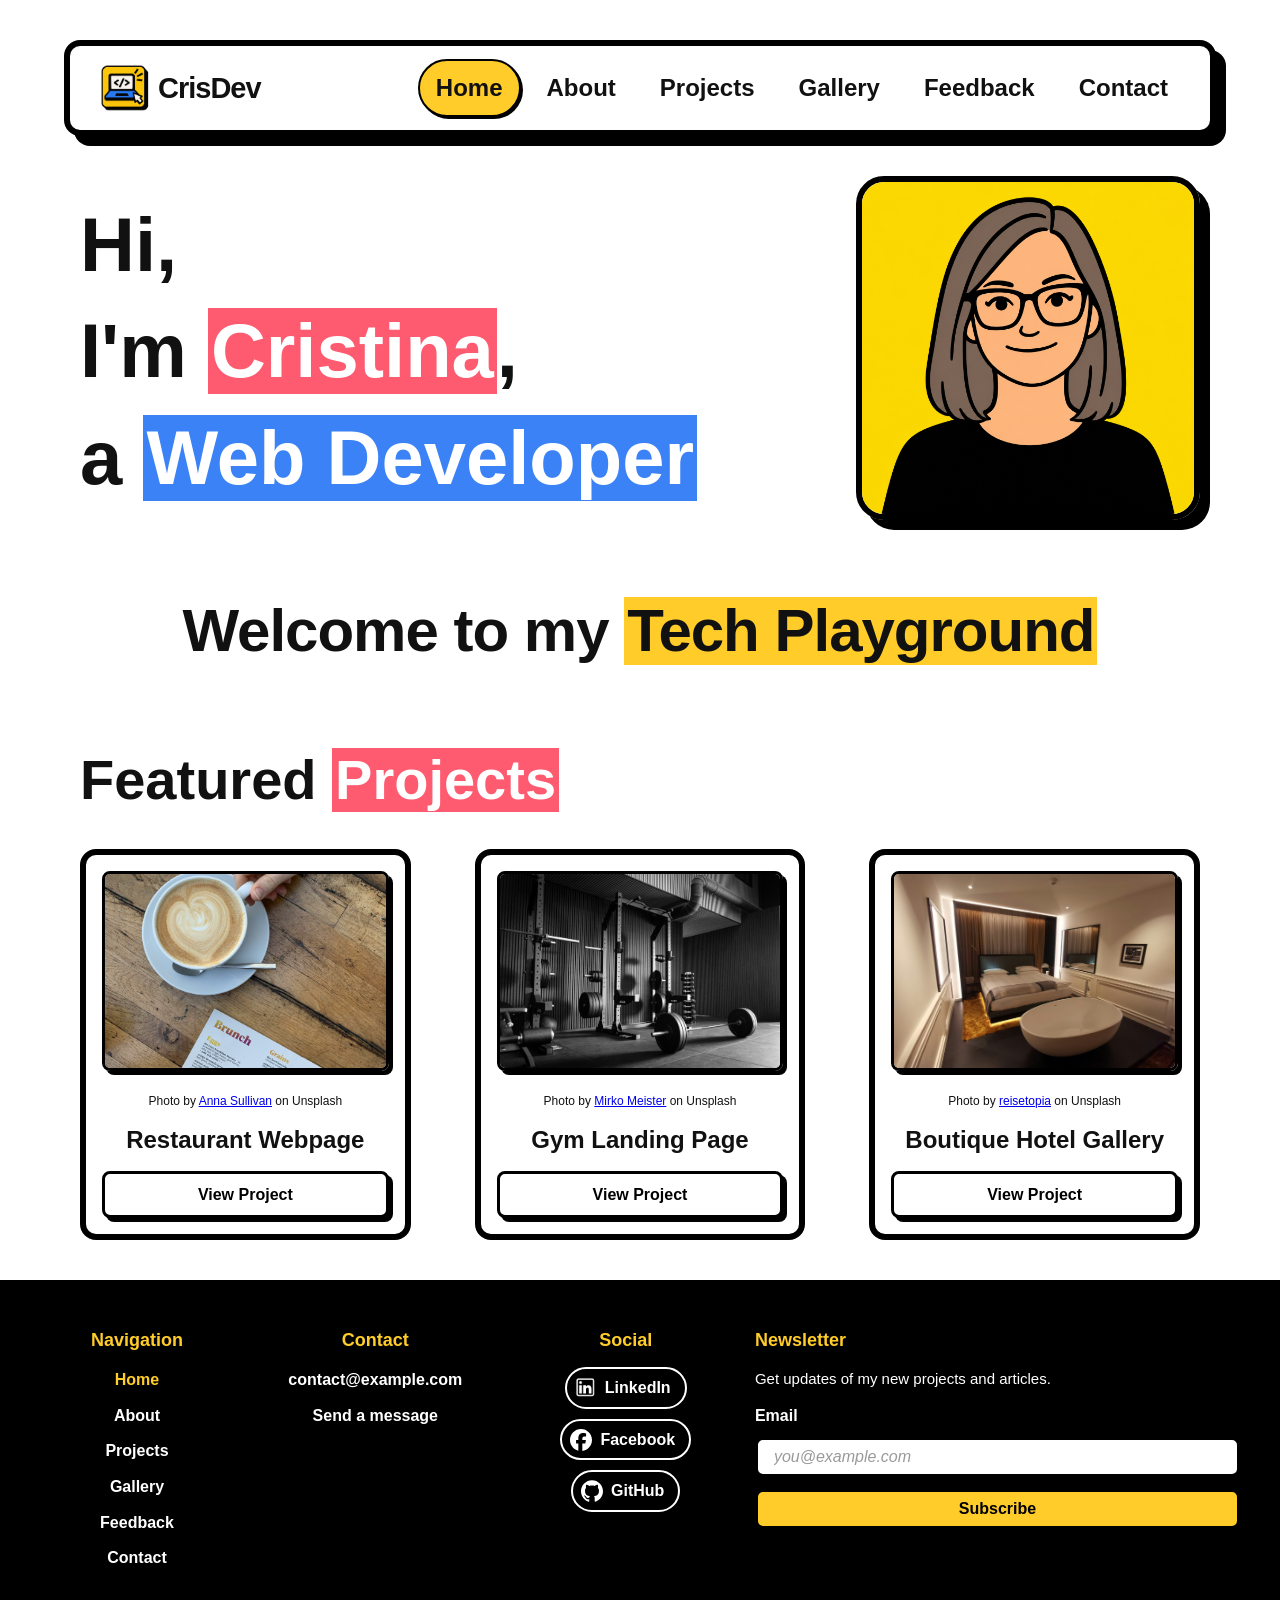
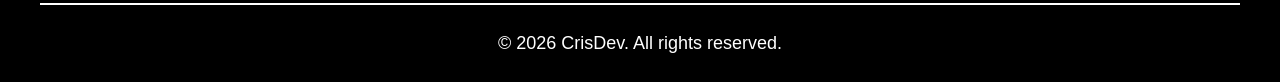
<file: index.html>
<!DOCTYPE html>
<html lang="en">
<head>
    <meta charset="UTF-8">
    <meta name="viewport" content="width=device-width, initial-scale=1.0">
    <title>CrisDev - Home</title>
    <link rel="icon" href="images/logo_img.png" type="image/png">
    <link rel="stylesheet" href="styles.css">
</head>
<body>

    <!-- Header Section -->
    <header class="site-header bold-box">
        <a href="index.html" class="logo">
            <img src="images/logo_img.png" alt="CrisDev">
            <span class="logo-text">CrisDev</span>
        </a>
        <button type="button" class="menu-toggle" id="menu-toggle" aria-expanded="false" aria-controls="main-nav" aria-label="Open menu">
            <span class="menu-toggle-bar" aria-hidden="true"></span>
            <span class="menu-toggle-bar" aria-hidden="true"></span>
            <span class="menu-toggle-bar" aria-hidden="true"></span>
        </button>
        <nav class="main-nav" id="main-nav" aria-label="Main navigation">
            <a href="index.html" class="active" aria-current="page">Home</a>
            <a href="about.html">About</a>
            <a href="projects.html">Projects</a>
            <a href="gallery.html">Gallery</a>
            <a href="feedback.html">Feedback</a>
            <a href="contact.html">Contact</a>
        </nav>
    </header>

    <!-- Main Content Area -->
    <main class="container index">
        <section class="hero">
            <div class="hero-text">
                <h1>Hi, <br class="hero-break-desktop">I'm <span class="highlight highlight-pink">Cristina</span>,
                <br>a <span class="highlight highlight-blue">Web Developer </span></h1>
            </div>
            <div class="hero-image">
                <img src="images/portfolio_image.png" alt="Portrait of Cristina" class="featured-img bold-box">
            </div>
        </section>
        <section class="hero-subtitle">
            <h2>Welcome to my <span class="highlight highlight-yellow">Tech Playground</span></h2>
        </section>

        <!-- Featured projects -->
        <section class="projects-section">
            <h3>Featured <span class="highlight highlight-pink">Projects</span></h3>
            <div class="grid-3x3">
                <!-- Project 1: Restaurant Webpage -->
                <article class="card project-card">
                    <figure class="project-img">
                        <img src="images/restaurant-unsplash.jpg" alt="A cup of coffee and a menu on a wooden table">
                        <figcaption class="photo-caption">Photo by <a href="https://unsplash.com/@aesullivan2010" target="_blank" rel="noopener noreferrer">Anna Sullivan</a> on Unsplash</figcaption>
                    </figure>
                    <div class="project-card-text">
                        <h5>Restaurant Webpage</h5>
                    </div>
                    <a href="projects.html#project-1" class="btn btn-dark">View Project</a>
                </article>

                <!-- Project 2: Gym Landing Page -->
                <article class="card project-card">
                    <figure class="project-img">
                        <img src="images/gym-unsplash.jpg" alt="Dumbbells and fitness equipment in a modern gym">
                        <figcaption class="photo-caption">Photo by <a href="https://unsplash.com/@stillsbymirko" target="_blank" rel="noopener noreferrer">Mirko Meister</a> on Unsplash</figcaption>
                    </figure>
                    <div class="project-card-text">
                        <h5>Gym Landing Page</h5>
                    </div>
                    <a href="projects.html#project-2" class="btn btn-dark">View Project</a>
                </article>

                <!-- Project 3: Boutique Hotel Gallery -->
                <article class="card project-card">
                    <figure class="project-img">
                        <img src="images/hotel-unsplash.jpg" alt="A bright, modern boutique hotel bedroom with a bathtub">
                        <figcaption class="photo-caption">Photo by <a href="https://unsplash.com/@reisetopia" target="_blank" rel="noopener noreferrer">reisetopia</a> on Unsplash</figcaption>
                    </figure>
                    <div class="project-card-text">
                        <h5>Boutique Hotel Gallery</h5>
                    </div>
                    <a href="projects.html#project-3" class="btn btn-dark">View Project</a>
                </article>
            </div>
        </section>
    </main>

    <!-- Footer -->
    <footer>
        <div class="footer-inner">
            <nav class="footer-nav" aria-label="Footer">
                <p class="newsletter-heading">Navigation</p>
                <ul>
                    <li><a href="index.html" class="active" aria-current="page">Home</a></li>
                    <li><a href="about.html">About</a></li>
                    <li><a href="projects.html">Projects</a></li>
                    <li><a href="gallery.html">Gallery</a></li>
                    <li><a href="feedback.html">Feedback</a></li>
                    <li><a href="contact.html">Contact</a></li>
                </ul>
            </nav>
            <div class="footer-contact">
                <p class="newsletter-heading">Contact</p>
                <ul>
                    <li><a href="mailto:contact@example.com">contact@example.com</a></li>
                    <li><a href="contact.html">Send a message</a></li>
                </ul>
            </div>
            <div class="footer-social">
                <p class="newsletter-heading">Social</p>
                <ul class="social-links">
                    <li>
                        <a href="https://www.linkedin.com" target="_blank" rel="noopener noreferrer">
                            <img src="images/linkedin.png" alt="LinkedIn logo">
                            LinkedIn
                        </a>
                    </li>
                    <li>
                        <a href="https://www.facebook.com" target="_blank" rel="noopener noreferrer">
                            <img src="images/facebook.svg" alt="Facebook logo">
                            Facebook
                        </a>
                    </li>
                    <li>
                        <a href="https://github.com/crismosdev" target="_blank" rel="noopener noreferrer">
                            <img src="images/github.svg" alt="Github logo">
                            GitHub
                        </a>
                    </li>
                </ul>
            </div>
            <div class="footer-newsletter">
                <p class="newsletter-heading">Newsletter</p>
                <form class="newsletter-form" action="#" method="post">
                    <p class="newsletter-lead">Get updates of my new projects and articles.</p>
                    <div class="form-group">
                        <label for="newsletter-email">Email</label>
                        <input type="email" id="newsletter-email" name="email" placeholder="you@example.com" required autocomplete="email">
                    </div>
                    <button type="submit" class="btn">Subscribe</button>
                </form>
            </div>
        </div>
        <p class="footer-copyright">&copy; 2026 CrisDev. All rights reserved.</p>
    </footer>
    <script src="js/nav.js"></script>
</body>
</html>
</file>
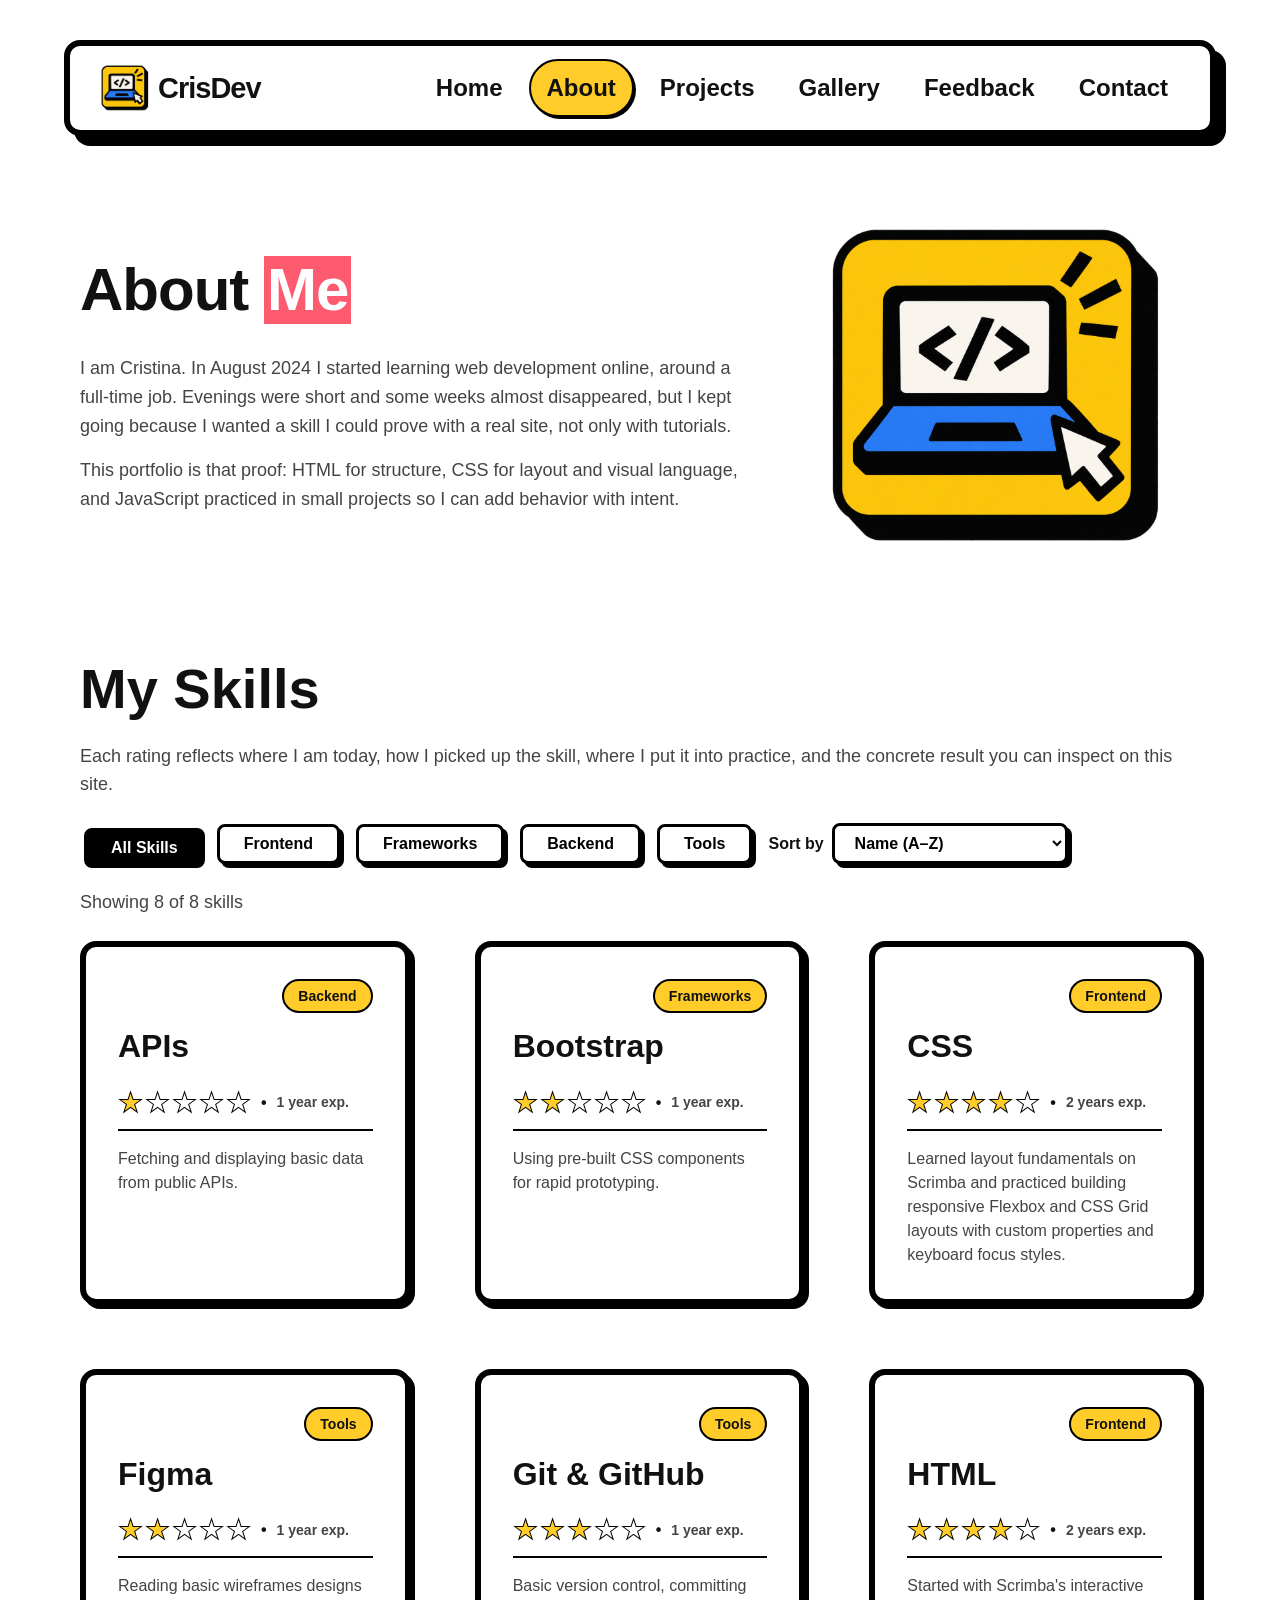
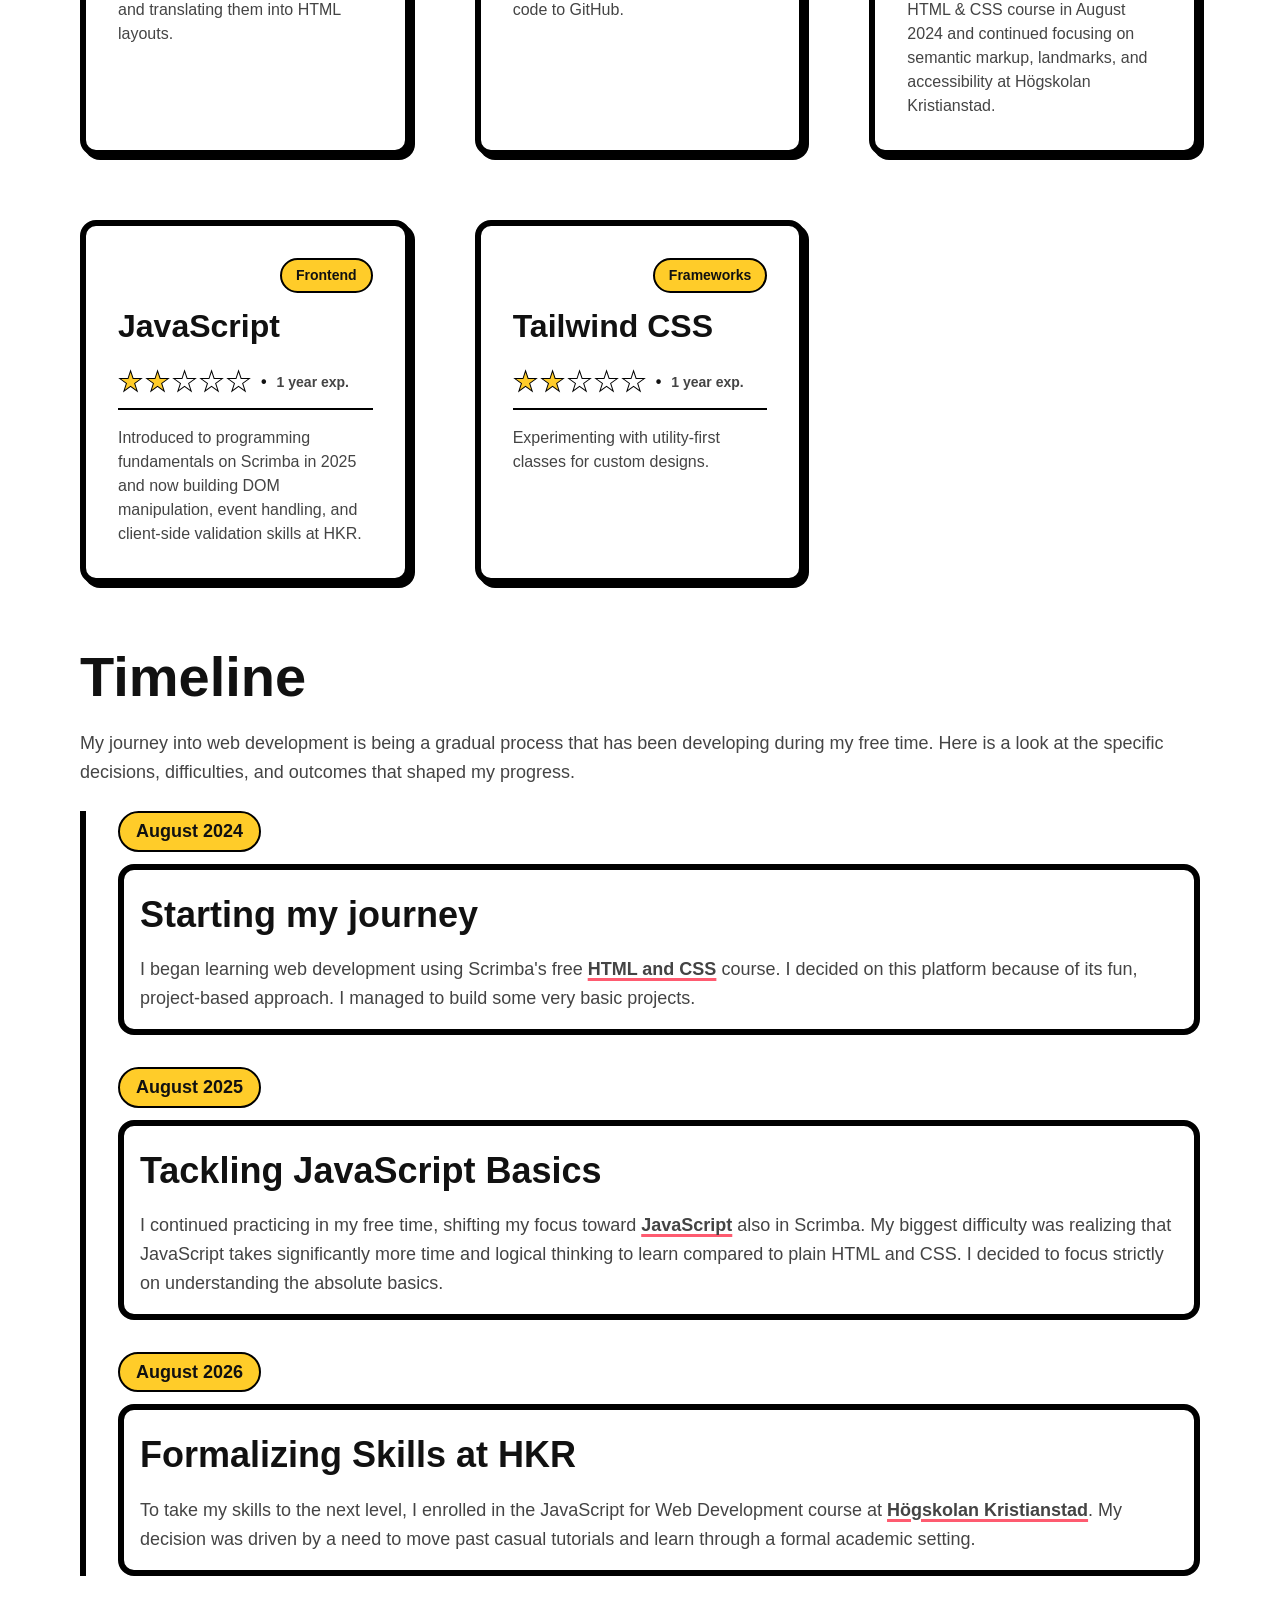
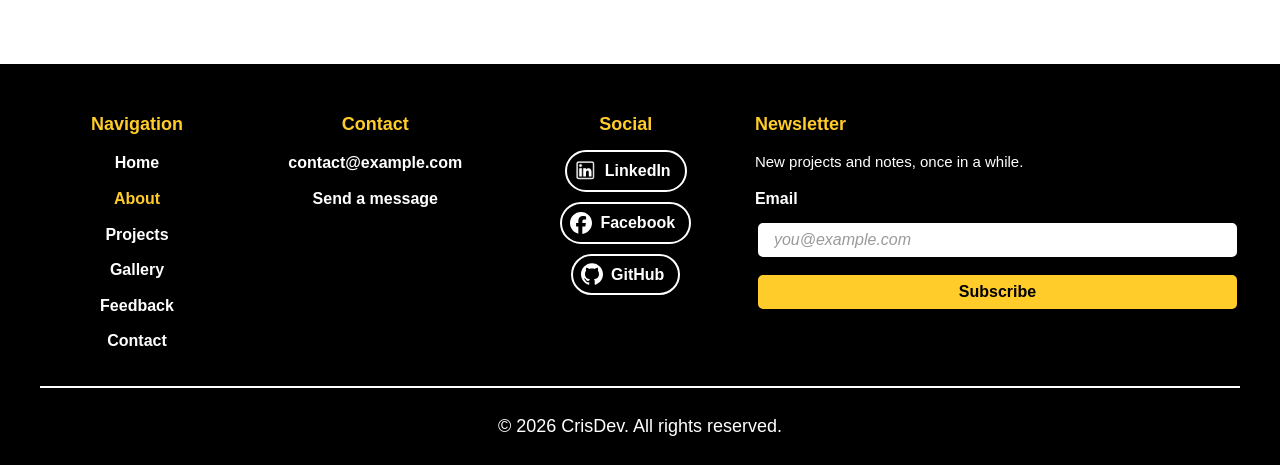
<file: about.html>
<!DOCTYPE html>
<html lang="en">
<head>
    <meta charset="UTF-8">
    <meta name="viewport" content="width=device-width, initial-scale=1.0">
    <title>CrisDev - About</title>
    <link rel="icon" href="images/logo_img.png" type="image/png">
    <link rel="stylesheet" href="styles.css">
</head>
<body>

    <!-- Header Section -->
    <header class="site-header bold-box">
        <a href="index.html" class="logo">
            <img src="images/logo_img.png" alt="CrisDev">
            <span class="logo-text">CrisDev</span>
        </a>
        <button type="button" class="menu-toggle" id="menu-toggle" aria-expanded="false" aria-controls="main-nav" aria-label="Open menu">
            <span class="menu-toggle-bar" aria-hidden="true"></span>
            <span class="menu-toggle-bar" aria-hidden="true"></span>
            <span class="menu-toggle-bar" aria-hidden="true"></span>
        </button>
        <nav class="main-nav" id="main-nav aria-label="Main navigation">
            <a href="index.html">Home</a>
            <a href="about.html" class="active" aria-current="page">About</a>
            <a href="projects.html">Projects</a>
            <a href="gallery.html">Gallery</a>
            <a href="feedback.html">Feedback</a>
            <a href="contact.html">Contact</a>
        </nav>
    </header>

    <main class="container">
        <section class="about-intro">
            <div class="about-intro-text">
                <h2>About <span class="highlight highlight-pink">Me</span></h2>
                <p>I am Cristina. In August 2024 I started learning web development online, around a full-time job. Evenings were short and some weeks almost disappeared, but I kept going because I wanted a skill I could prove with a real site, not only with tutorials.</p>
                <p>This portfolio is that proof: HTML for structure, CSS for layout and visual language, and JavaScript practiced in small projects so I can add behavior with intent.</p>
            </div>
            <div class="about-photo">
                <img src="images/logo_img.png" alt="CrisDev logo" class="about-photo-logo">
            </div>
        </section>


        <section id="dynamic-skills" class="skills-story">
            <h3>My Skills</h3>
            <p>Each rating reflects where I am today, how I picked up the skill, where I put it into practice, and the concrete result you can inspect on this site.</p>
            <div id="skills-controls" class="skills-controls">
                <button type="button" class="btn active" data-category="all" aria-pressed="true">All Skills</button>
                <button type="button" class="btn" data-category="Frontend" aria-pressed="false">Frontend</button>
                <button type="button" class="btn" data-category="Frameworks" aria-pressed="false">Frameworks</button>
                <button type="button" class="btn" data-category="Backend" aria-pressed="false">Backend</button>
                <button type="button" class="btn" data-category="Tools" aria-pressed="false">Tools</button>
                <div class="skills-sort">
                    <label for="sort-select">Sort by</label>
                    <select id="sort-select">
                        <option value="name">Name (A–Z)</option>
                        <option value="proficiency">Proficiency (High–Low)</option>
                        <option value="experience">Experience (Low-High)</option>
                    </select>
                </div>
            </div>
            <p id="skills-counter" class="skills-counter" aria-live="polite"></p>
            <div id="skills-grid" class="grid-3x3">
               <!-- Skills will be rendered here -->
            </div>
        </section>

        <section class="experience-timeline">
            <h3>Timeline</h3>
            <p>My journey into web development is being a gradual process that has been developing during my free time. Here is a look at the specific decisions, difficulties, and outcomes that shaped my progress.</p>

            <ol class="timeline">
                <li class="timeline-item">
                    <p class="timeline-year"><time datetime="2024-08">August 2024</time></p>
                    <div class="card timeline-card">
                        <h4>Starting my journey</h4>
                        <p>I began learning web development using Scrimba's free <a href="https://scrimba.com/learn-html-and-css-c0p" target="_blank" rel="noopener noreferrer">HTML and CSS</a> course. I decided on this platform because of its fun, project-based approach. I managed to build some very basic projects.</p>
                    </div>
                </li>

                <li class="timeline-item">
                    <p class="timeline-year"><time datetime="2025-08">August 2025</time></p>
                    <div class="card timeline-card">
                        <h4>Tackling JavaScript Basics</h4>
                        <p>I continued practicing in my free time, shifting my focus toward <a href="https://scrimba.com/learn-javascript-c0v" target="_blank" rel="noopener noreferrer">JavaScript</a> also in Scrimba. My biggest difficulty was realizing that JavaScript takes significantly more time and logical thinking to learn compared to plain HTML and CSS. I decided to focus strictly on understanding the absolute basics.</p>
                    </div>
                </li>

                <li class="timeline-item">
                    <p class="timeline-year"><time datetime="2026-08">August 2026</time></p>
                    <div class="card timeline-card">
                        <h4>Formalizing Skills at HKR</h4>
                        <p>To take my skills to the next level, I enrolled in the JavaScript for Web Development course at <a href="https://www.hkr.se/kurs/da558a/" target="_blank" rel="noopener noreferrer">Högskolan Kristianstad</a>. My decision was driven by a need to move past casual tutorials and learn through a formal academic setting.</p>
                    </div>
                </li>
            </ol>
        </section>
    </main>

    <footer>
        <div class="footer-inner">
            <nav class="footer-nav" aria-label="Footer">
                <p class="newsletter-heading">Navigation</p>
                <ul>
                    <li><a href="index.html">Home</a></li>
                    <li><a href="about.html" class="active" aria-current="page">About</a></li>
                    <li><a href="projects.html">Projects</a></li>
                    <li><a href="gallery.html">Gallery</a></li>
                    <li><a href="feedback.html">Feedback</a></li>
                    <li><a href="contact.html">Contact</a></li>
                </ul>
            </nav>
            <div class="footer-contact">
                <p class="newsletter-heading">Contact</p>
                <ul>
                    <li><a href="mailto:contact@example.com">contact@example.com</a></li>
                    <li><a href="contact.html">Send a message</a></li>
                </ul>
            </div>
            <div class="footer-social">
                <p class="newsletter-heading">Social</p>
                <ul class="social-links">
                    <li>
                        <a href="https://www.linkedin.com" target="_blank" rel="noopener noreferrer">
                            <img src="images/linkedin.png" alt="LinkedIn logo">
                            LinkedIn
                        </a>
                    </li>
                    <li>
                        <a href="https://www.facebook.com" target="_blank" rel="noopener noreferrer">
                            <img src="images/facebook.svg" alt="Facebook logo">
                            Facebook
                        </a>
                    </li>
                    <li>
                        <a href="https://github.com/crismosdev" target="_blank" rel="noopener noreferrer">
                            <img src="images/github.svg" alt="Github logo">
                            GitHub
                        </a>
                    </li>
                </ul>
            </div>
            <div class="footer-newsletter">
                <p class="newsletter-heading">Newsletter</p>
                <form class="newsletter-form" action="#" method="post">
                    <p class="newsletter-lead">New projects and notes, once in a while.</p>
                    <div class="form-group">
                        <label for="newsletter-email">Email</label>
                        <input type="email" id="newsletter-email" name="email" placeholder="you@example.com" required autocomplete="email">
                    </div>
                    <button type="submit" class="btn">Subscribe</button>
                </form>
            </div>
        </div>
        <p class="footer-copyright">&copy; 2026 CrisDev. All rights reserved.</p>
    </footer>
    <script src="js/nav.js"></script>
    <script src="js/skills.js"></script>
</body>
</html>
</file>
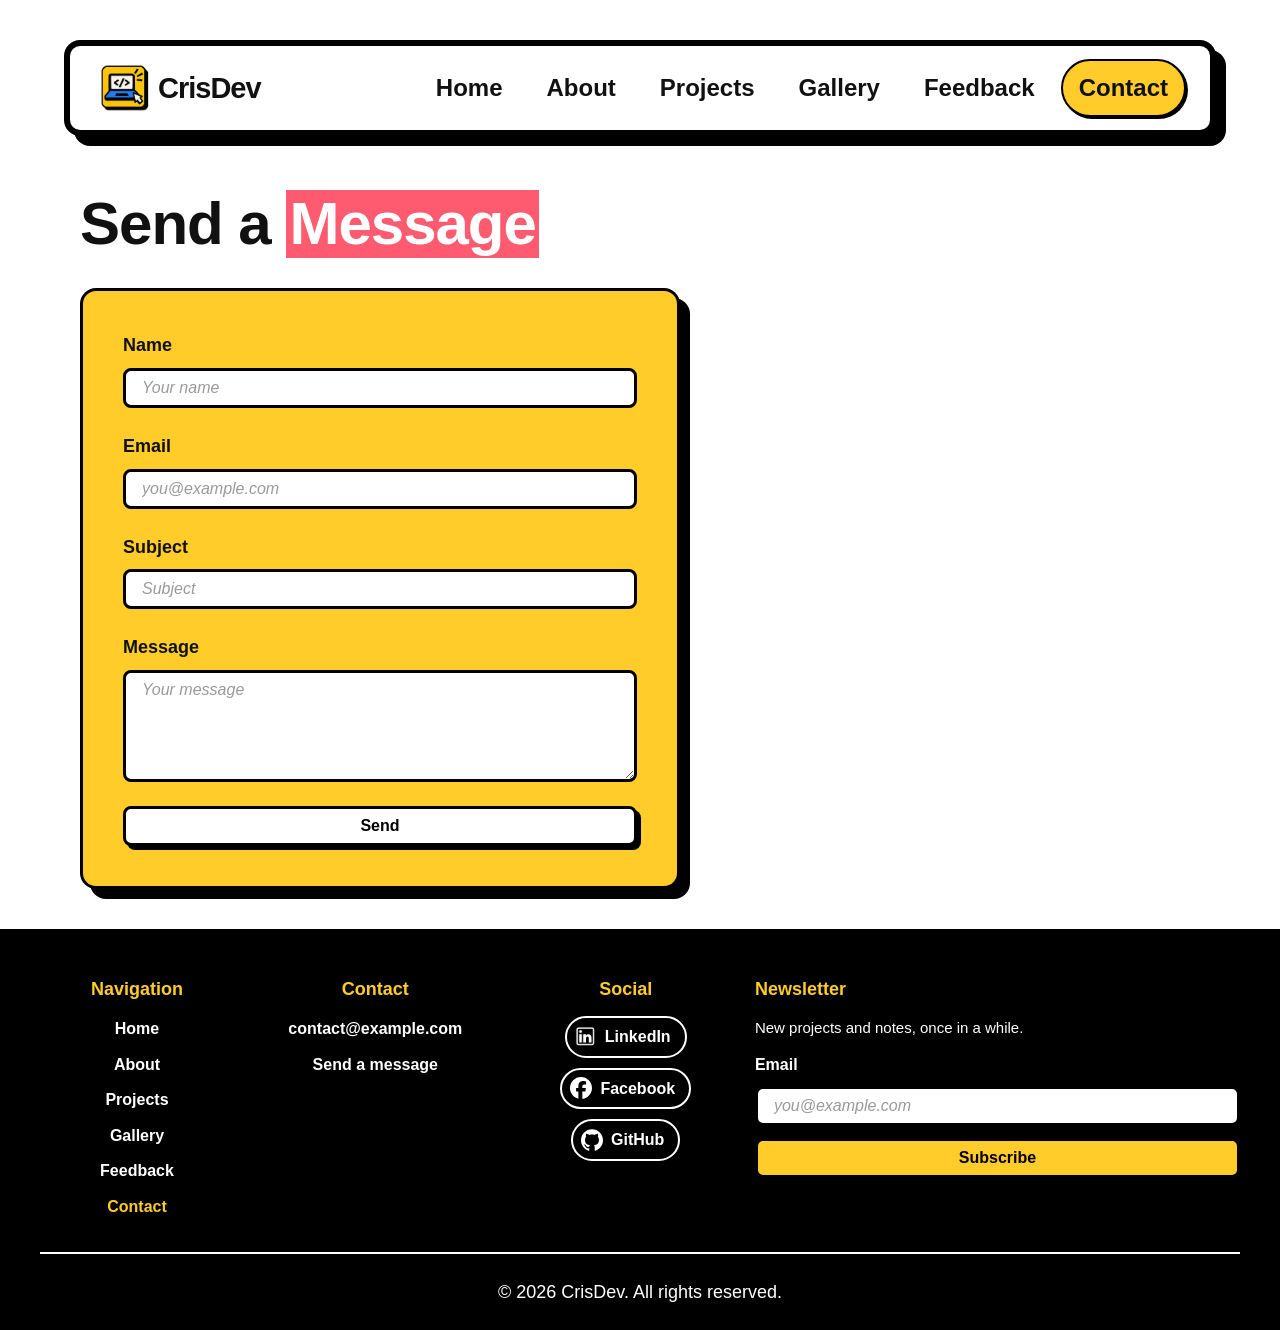
<file: contact.html>
<!DOCTYPE html>
<html lang="en">
<head>
    <meta charset="UTF-8">
    <meta name="viewport" content="width=device-width, initial-scale=1.0">
    <title>CrisDev - Contact</title>
    <link rel="icon" href="images/logo_img.png" type="image/png">
    <link rel="stylesheet" href="styles.css">
</head>
<body>

 <!-- Header Section -->
    <header class="site-header bold-box">
        <a href="index.html" class="logo">
            <img src="images/logo_img.png" alt="CrisDev">
            <span class="logo-text">CrisDev</span>
        </a>
        <button type="button" class="menu-toggle" id="menu-toggle" aria-expanded="false" aria-controls="main-nav" aria-label="Open menu">
            <span class="menu-toggle-bar" aria-hidden="true"></span>
            <span class="menu-toggle-bar" aria-hidden="true"></span>
            <span class="menu-toggle-bar" aria-hidden="true"></span>
        </button>
        <nav class="main-nav" id="main-nav" aria-label="Main navigation">
            <a href="index.html">Home</a>
            <a href="about.html">About</a>
            <a href="projects.html">Projects</a>
            <a href="gallery.html">Gallery</a>
            <a href="feedback.html">Feedback</a>
            <a href="contact.html" class="active" aria-current="page">Contact</a>
        </nav>
    </header>

    <main class="container">
        <section class="contact-section">
            <h2>Send a <span class="highlight highlight-pink">Message</span></h2>
            <form action="mailto:contact@example.com" class="contact-form">
                <div class="form-group">
                    <label for="name">Name</label>
                    <input type="text" id="name" name="name" placeholder="Your name" required>
                </div>

                <div class="form-group">
                    <label for="email">Email</label>
                    <input type="email" id="email" name="email" placeholder="you@example.com" required>
                </div>

                <div class="form-group">
                    <label for="subject">Subject</label>
                    <input type="text" id="subject" name="subject" placeholder="Subject" required>
                </div>

                <div class="form-group">
                    <label for="message">Message</label>
                    <textarea id="message" name="message" rows="5" placeholder="Your message" required></textarea>
                </div>

                <button type="submit" class="btn">Send</button>
            </form>
        </section>
    </main>

    <footer>
        <div class="footer-inner">
            <nav class="footer-nav" aria-label="Footer">
                <p class="newsletter-heading">Navigation</p>
                <ul>
                    <li><a href="index.html">Home</a></li>
                    <li><a href="about.html">About</a></li>
                    <li><a href="projects.html">Projects</a></li>
                    <li><a href="gallery.html">Gallery</a></li>
                    <li><a href="feedback.html">Feedback</a></li>
                    <li><a href="contact.html" class="active" aria-current="page">Contact</a></li>
                </ul>
            </nav>
            <div class="footer-contact">
                <p class="newsletter-heading">Contact</p>
                <ul>
                    <li><a href="mailto:contact@example.com">contact@example.com</a></li>
                    <li><a href="contact.html">Send a message</a></li>
                </ul>
            </div>
            <div class="footer-social">
                <p class="newsletter-heading">Social</p>
                <ul class="social-links">
                    <li>
                        <a href="https://www.linkedin.com" target="_blank" rel="noopener noreferrer">
                            <img src="images/linkedin.png" alt="LinkedIn logo">
                            LinkedIn
                        </a>
                    </li>
                    <li>
                        <a href="https://www.facebook.com" target="_blank" rel="noopener noreferrer">
                            <img src="images/facebook.svg" alt="Facebook logo">
                            Facebook
                        </a>
                    </li>
                    <li>
                        <a href="https://github.com/crismosdev" target="_blank" rel="noopener noreferrer">
                            <img src="images/github.svg" alt="Github logo">
                            GitHub
                        </a>
                    </li>
                </ul>
            </div>
            <div class="footer-newsletter">
                <p class="newsletter-heading">Newsletter</p>
                <form class="newsletter-form" action="#" method="post">
                    <p class="newsletter-lead">New projects and notes, once in a while.</p>
                    <div class="form-group">
                        <label for="newsletter-email">Email</label>
                        <input type="email" id="newsletter-email" name="email" placeholder="you@example.com" required autocomplete="email">
                    </div>
                    <button type="submit" class="btn">Subscribe</button>
                </form>
            </div>
        </div>
        <p class="footer-copyright">&copy; 2026 CrisDev. All rights reserved.</p>
    </footer>
    <script src="js/nav.js"></script>
</body>
</html>
</file>
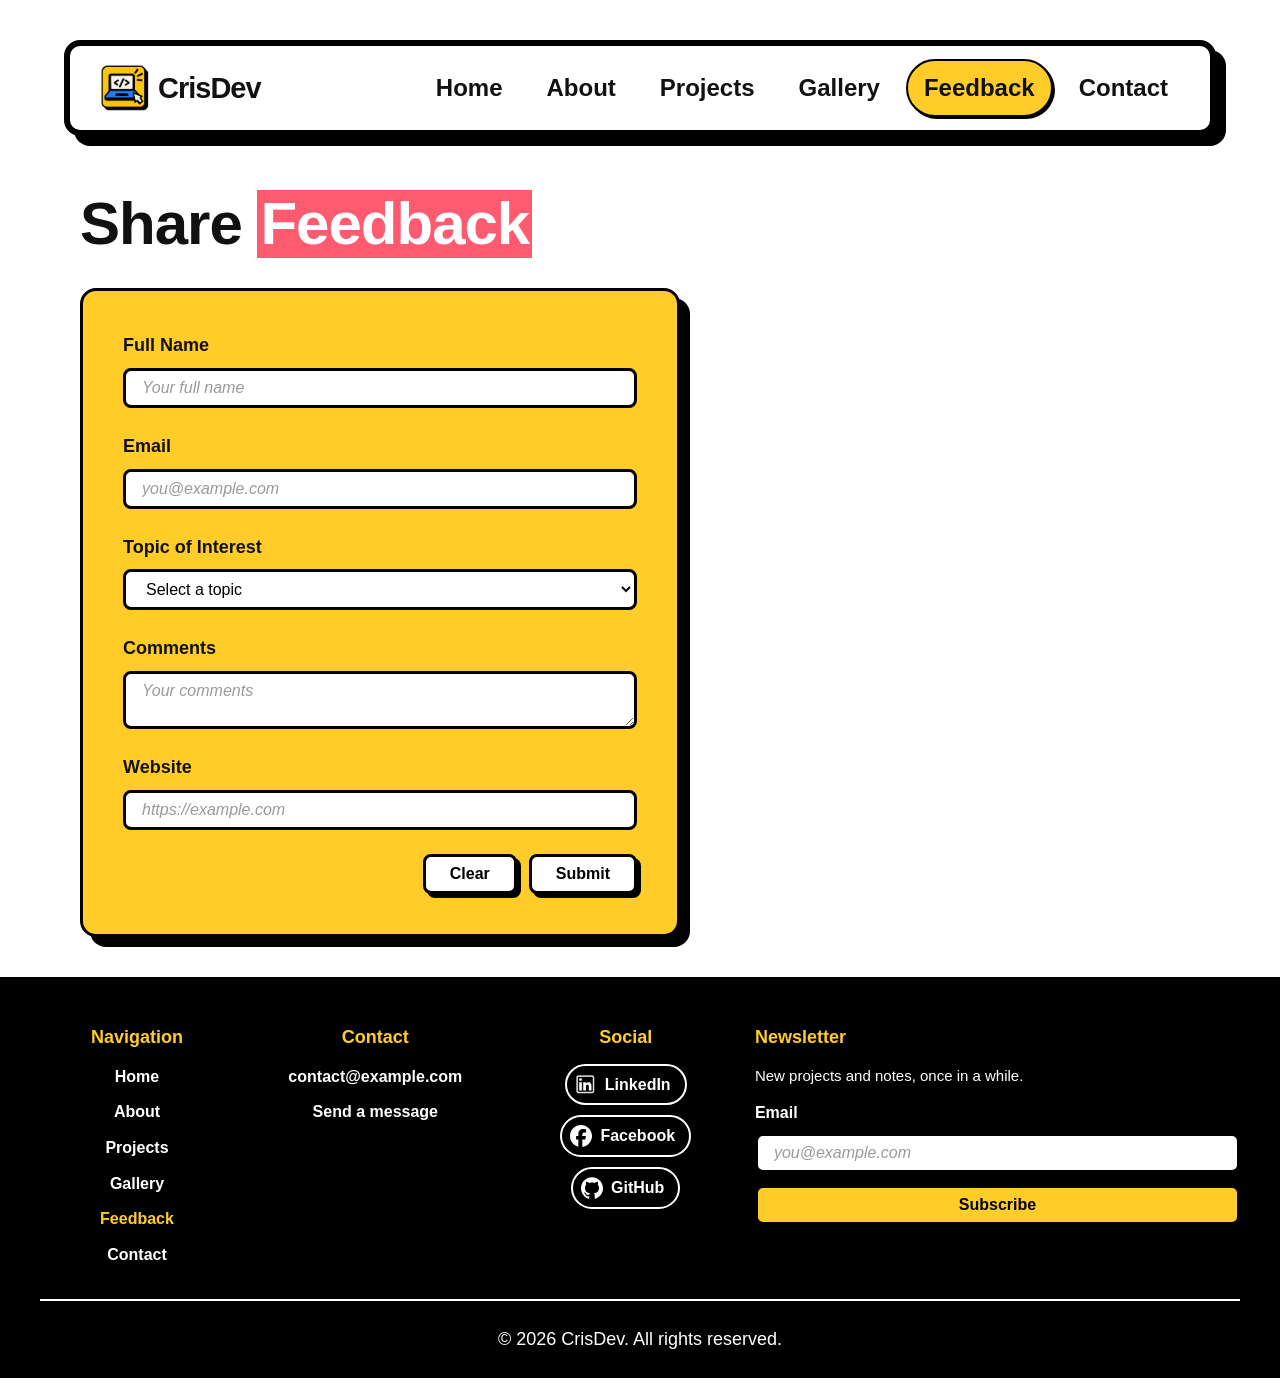
<file: feedback.html>
<!DOCTYPE html>
<html lang="en">
<head>
    <meta charset="UTF-8">
    <meta name="viewport" content="width=device-width, initial-scale=1.0">
    <title>CrisDev - Feedback</title>
    <link rel="icon" href="images/logo_img.png" type="image/png">
    <link rel="stylesheet" href="styles.css">
</head>
<body>

    <!-- Header Section -->
    <header class="site-header bold-box">
        <a href="index.html" class="logo">
            <img src="images/logo_img.png" alt="CrisDev">
            <span class="logo-text">CrisDev</span>
        </a>
        <button type="button" class="menu-toggle" id="menu-toggle" aria-expanded="false" aria-controls="main-nav" aria-label="Open menu">
            <span class="menu-toggle-bar" aria-hidden="true"></span>
            <span class="menu-toggle-bar" aria-hidden="true"></span>
            <span class="menu-toggle-bar" aria-hidden="true"></span>
        </button>
        <nav class="main-nav" id="main-nav" aria-label="Main navigation">
            <a href="index.html">Home</a>
            <a href="about.html">About</a>
            <a href="projects.html">Projects</a>
            <a href="gallery.html">Gallery</a>
            <a href="feedback.html" class="active" aria-current="page">Feedback</a>
            <a href="contact.html">Contact</a>
        </nav>
    </header>

    <main class="container">
        <section class="contact-section">
            <h2>Share <span class="highlight highlight-pink">Feedback</span></h2>
            <form id="feedback-form" class="contact-form" novalidate>
                <div class="form-group">
                    <label for="full-name">Full Name</label>
                    <input type="text" id="full-name" name="full-name" minlength="2" required placeholder="Your full name">
                    <p id="full-name-error" class="field-error"></p>
                </div>

                <div class="form-group">
                    <label for="email">Email</label>
                    <input type="email" id="email" name="email" required placeholder="you@example.com">
                    <p id="email-error" class="field-error"></p>
                </div>

                <div class="form-group">
                    <label for="topic">Topic of Interest</label>
                    <select id="topic" name="topic" required>
                        <option value="" selected disabled>Select a topic</option>
                        <option value="web-development">Web development</option>
                        <option value="design">Design</option>
                        <option value="projects">Projects</option>
                    </select>
                    <p id="topic-error" class="field-error"></p>
                </div>

                <div class="form-group">
                    <label for="comments">Comments</label>
                    <textarea id="comments" name="comments" minlength="15" required placeholder="Your comments"></textarea>
                    <p id="comments-error" class="field-error"></p>
                </div>

                <div class="form-group">
                    <label for="website">Website</label>
                    <input type="url" id="website" name="website" placeholder="https://example.com">
                    <p id="website-error" class="field-error"></p>
                </div>

                <div id="feedback-status" class="form-status" role="status" aria-live="polite" hidden>
                    <span class="form-status-icon" aria-hidden="true">✓</span>
                    <span id="feedback-status-text" class="form-status-text"></span>
                    <button type="button" id="feedback-status-close" class="form-status-close" aria-label="Close notification">✕</button>
                </div>

                <div class="form-actions">
                    <button type="reset" class="btn">Clear</button>
                    <button type="submit" class="btn">Submit</button>
                </div>
            </form>
        </section>
    </main>

    <footer>
        <div class="footer-inner">
            <nav class="footer-nav" aria-label="Footer">
                <p class="newsletter-heading">Navigation</p>
                <ul>
                    <li><a href="index.html">Home</a></li>
                    <li><a href="about.html">About</a></li>
                    <li><a href="projects.html">Projects</a></li>
                    <li><a href="gallery.html">Gallery</a></li>
                    <li><a href="feedback.html" class="active" aria-current="page">Feedback</a></li>
                    <li><a href="contact.html">Contact</a></li>
                </ul>
            </nav>
            <div class="footer-contact">
                <p class="newsletter-heading">Contact</p>
                <ul>
                    <li><a href="mailto:contact@example.com">contact@example.com</a></li>
                    <li><a href="contact.html">Send a message</a></li>
                </ul>
            </div>
            <div class="footer-social">
                <p class="newsletter-heading">Social</p>
                <ul class="social-links">
                    <li>
                        <a href="https://www.linkedin.com" target="_blank" rel="noopener noreferrer">
                            <img src="images/linkedin.png" alt="LinkedIn logo">
                            LinkedIn
                        </a>
                    </li>
                    <li>
                        <a href="https://www.facebook.com" target="_blank" rel="noopener noreferrer">
                            <img src="images/facebook.svg" alt="Facebook logo">
                            Facebook
                        </a>
                    </li>
                    <li>
                        <a href="https://github.com/crismosdev" target="_blank" rel="noopener noreferrer">
                            <img src="images/github.svg" alt="Github logo">
                            GitHub
                        </a>
                    </li>
                </ul>
            </div>
            <div class="footer-newsletter">
                <p class="newsletter-heading">Newsletter</p>
                <form class="newsletter-form" action="#" method="post">
                    <p class="newsletter-lead">New projects and notes, once in a while.</p>
                    <div class="form-group">
                        <label for="newsletter-email">Email</label>
                        <input type="email" id="newsletter-email" name="email" placeholder="you@example.com" required autocomplete="email">
                    </div>
                    <button type="submit" class="btn">Subscribe</button>
                </form>
            </div>
        </div>
        <p class="footer-copyright">&copy; 2026 CrisDev. All rights reserved.</p>
    </footer>
    <script src="js/nav.js"></script>
    <script src="js/feedback.js"></script>
</body>
</html>
</file>
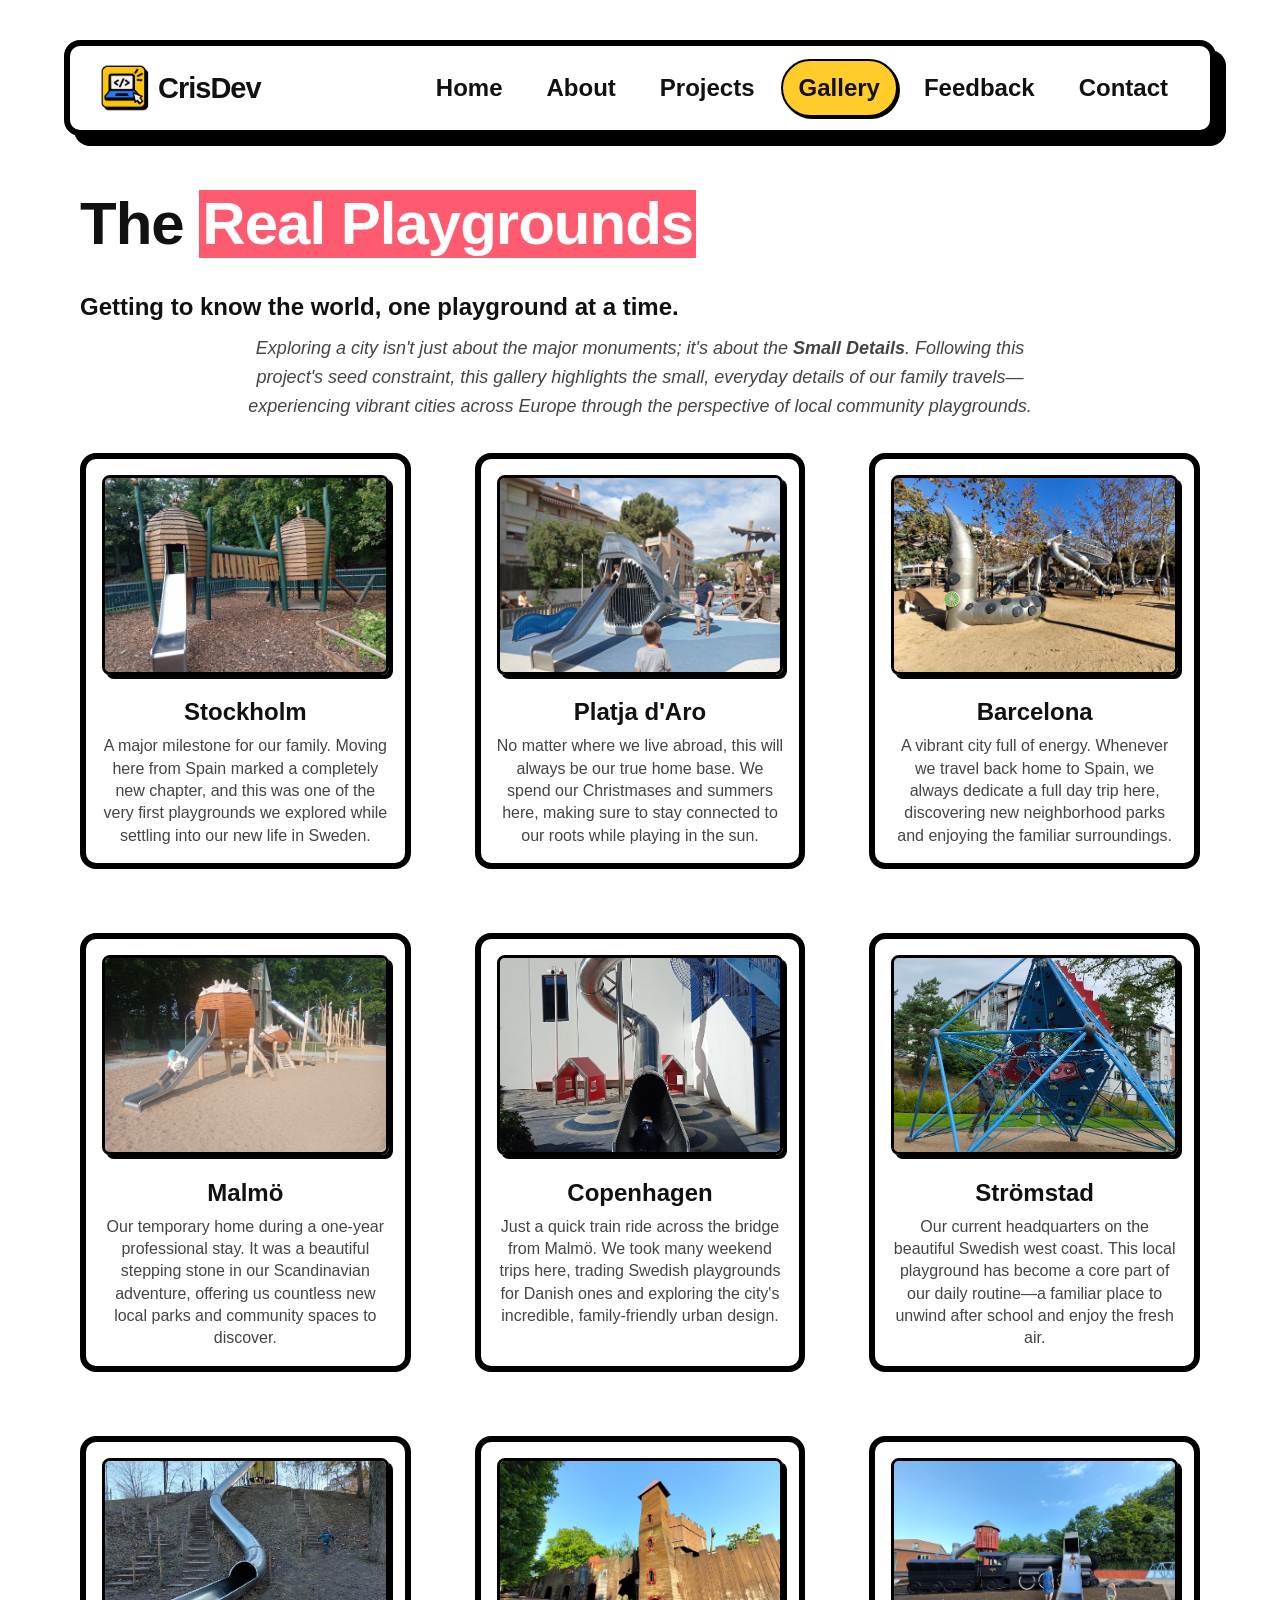
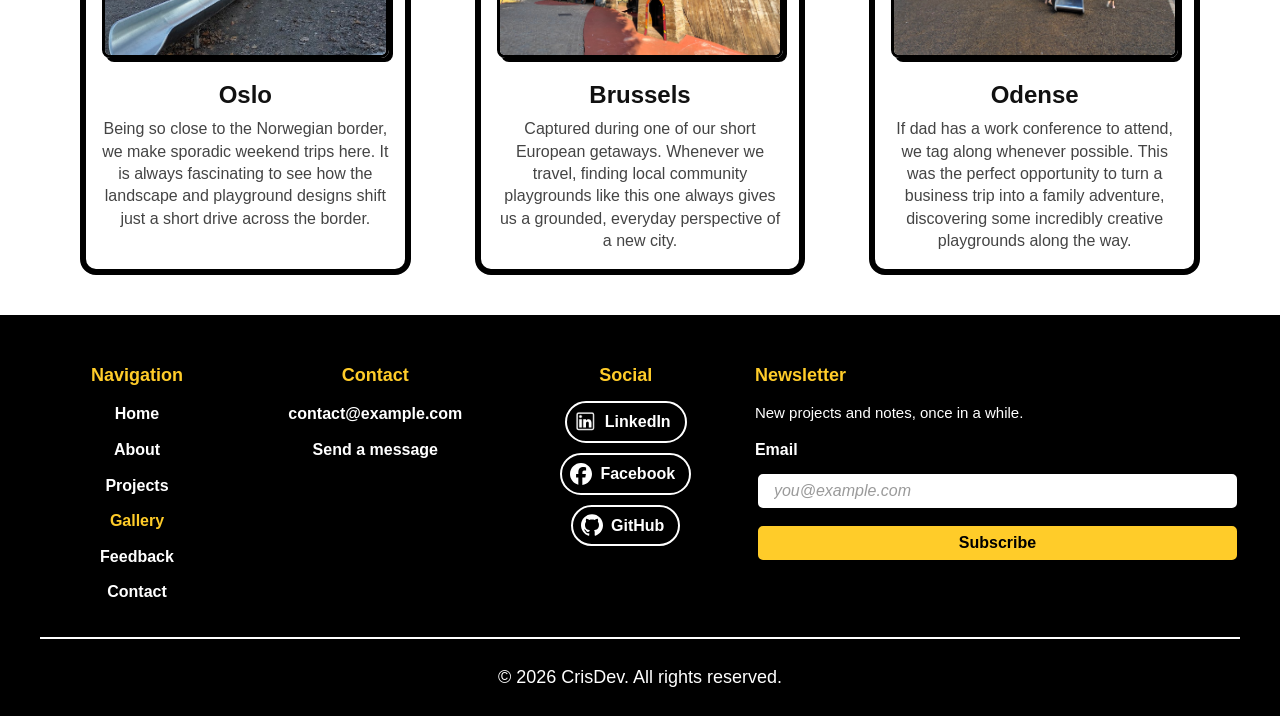
<file: gallery.html>
<!DOCTYPE html>
<html lang="en">
<head>
    <meta charset="UTF-8">
    <meta name="viewport" content="width=device-width, initial-scale=1.0">
    <title>CrisDev - Gallery</title>
    <link rel="icon" href="images/logo_img.png" type="image/png">
    <link rel="stylesheet" href="styles.css">
</head>
<body>

 <!-- Header Section -->
    <header class="site-header bold-box">
        <a href="index.html" class="logo">
            <img src="images/logo_img.png" alt="CrisDev">
            <span class="logo-text">CrisDev</span>
        </a>
        <button type="button" class="menu-toggle" id="menu-toggle" aria-expanded="false" aria-controls="main-nav" aria-label="Open menu">
            <span class="menu-toggle-bar" aria-hidden="true"></span>
            <span class="menu-toggle-bar" aria-hidden="true"></span>
            <span class="menu-toggle-bar" aria-hidden="true"></span>
        </button>
        <nav class="main-nav" id="main-nav" aria-label="Main navigation">
            <a href="index.html">Home</a>
            <a href="about.html">About</a>
            <a href="projects.html">Projects</a>
            <a href="gallery.html" class="active" aria-current="page">Gallery</a>
            <a href="feedback.html">Feedback</a>
            <a href="contact.html">Contact</a>
        </nav>
    </header>

    <!-- Main Content Area -->
    <main class="container">
        <section class="gallery-page-section">
            <h2>The <span class="highlight highlight-pink">Real Playgrounds</span></h2>
            <h5>Getting to know the world, one playground at a time.</h5>

             <!-- Seeded reference -->
            <p class="seed-constraint-text" style="max-width: 800px; margin: 0 auto 2rem auto; text-align: center; font-style: italic;">
                Exploring a city isn't just about the major monuments; it's about the <strong>Small Details</strong>.
                Following this project's seed constraint, this gallery highlights the small, everyday details of our family travels—experiencing vibrant cities across Europe through the perspective of local community playgrounds.
            </p>

            <!-- 3x3 Grid Container -->
            <div class="grid-3x3">
                <figure class="card gallery-card">
                    <a href="https://www.google.com/maps?q=loc:59.345675,18.0926194" target="_blank" rel="noopener noreferrer">
                        <img src="images/playground_Stockholm.jpg" alt="Playground in Stockholm">
                    </a>
                    <figcaption class="gallery-card-text">
                        <h5><a href="https://www.google.com/maps?q=loc:59.345675,18.0926194" target="_blank" rel="noopener noreferrer">Stockholm</a></h5>
                        <p>A major milestone for our family. Moving here from Spain marked a completely new chapter, and this was one of the very first playgrounds we explored while settling into our new life in Sweden.</p>
                    </figcaption>
                </figure>

                <figure class="card gallery-card">
                    <a href="https://maps.app.goo.gl/m5QkD6pCXqPyXF5n7" target="_blank" rel="noopener noreferrer">
                        <img src="images/playground_platja_daro.jpg" alt="Playground in Platja d'Aro i S'Agaró">
                    </a>
                    <figcaption class="gallery-card-text">
                        <h5><a href="https://maps.app.goo.gl/m5QkD6pCXqPyXF5n7" target="_blank" rel="noopener noreferrer">Platja d'Aro</a></h5>
                        <p>No matter where we live abroad, this will always be our true home base. We spend our Christmases and summers here, making sure to stay connected to our roots while playing in the sun.</p>
                    </figcaption>
                </figure>

                <figure class="card gallery-card">
                    <a href="https://maps.app.goo.gl/L95ohKYLXJ3NfXQHA" target="_blank" rel="noopener noreferrer">
                        <img src="images/playground_bcn.jpg" alt="Playground in Barcelona">
                    </a>
                    <figcaption class="gallery-card-text">
                        <h5><a href="https://maps.app.goo.gl/L95ohKYLXJ3NfXQHA" target="_blank" rel="noopener noreferrer">Barcelona</a></h5>
                        <p>A vibrant city full of energy. Whenever we travel back home to Spain, we always dedicate a full day trip here, discovering new neighborhood parks and enjoying the familiar surroundings.</p>
                    </figcaption>
                </figure>

                <figure class="card gallery-card">
                    <a href="https://maps.app.goo.gl/SaeMzVz2f7kFNmWy6" target="_blank" rel="noopener noreferrer">
                        <img src="images/playground_malmo.jpg" alt="Playground in Malmö">
                    </a>
                    <figcaption class="gallery-card-text">
                        <h5><a href="https://maps.app.goo.gl/SaeMzVz2f7kFNmWy6" target="_blank" rel="noopener noreferrer">Malmö</a></h5>
                        <p>Our temporary home during a one-year professional stay. It was a beautiful stepping stone in our Scandinavian adventure, offering us countless new local parks and community spaces to discover.</p>
                    </figcaption>
                </figure>

                <figure class="card gallery-card">
                    <a href="https://maps.app.goo.gl/843G2TChKQ6qW2HT7" target="_blank" rel="noopener noreferrer">
                        <img src="images/playground_cph.jpg" alt="Playground in Copenhagen">
                    </a>
                    <figcaption class="gallery-card-text">
                        <h5><a href="https://maps.app.goo.gl/843G2TChKQ6qW2HT7" target="_blank" rel="noopener noreferrer">Copenhagen</a></h5>
                        <p>Just a quick train ride across the bridge from Malmö. We took many weekend trips here, trading Swedish playgrounds for Danish ones and exploring the city's incredible, family-friendly urban design.</p>
                    </figcaption>
                </figure>

                <figure class="card gallery-card">
                    <a href="https://www.google.com/maps?q=loc:58.9417,11.1821056" target="_blank" rel="noopener noreferrer">
                        <img src="images/playground_stromstad.jpg" alt="Playground in Strömstad">
                    </a>
                    <figcaption class="gallery-card-text">
                        <h5><a href="https://www.google.com/maps?q=loc:58.9417,11.1821056" target="_blank" rel="noopener noreferrer">Strömstad</a></h5>
                        <p>Our current headquarters on the beautiful Swedish west coast. This local playground has become a core part of our daily routine—a familiar place to unwind after school and enjoy the fresh air.</p>
                    </figcaption>
                </figure>

                <figure class="card gallery-card">
                    <a href="https://maps.app.goo.gl/psAB9c5wqgUNsLHJ6" target="_blank" rel="noopener noreferrer">
                        <img src="images/playground_oslo.jpg" alt="Playground in Oslo">
                    </a>
                    <figcaption class="gallery-card-text">
                        <h5><a href="https://maps.app.goo.gl/psAB9c5wqgUNsLHJ6" target="_blank" rel="noopener noreferrer">Oslo</a></h5>
                        <p>Being so close to the Norwegian border, we make sporadic weekend trips here. It is always fascinating to see how the landscape and playground designs shift just a short drive across the border.</p>
                    </figcaption>
                </figure>

                <figure class="card gallery-card">
                    <a href="https://maps.app.goo.gl/4ee3wZGnVrkScc9B7" target="_blank" rel="noopener noreferrer">
                        <img src="images/playground_brussels.jpg" alt="Playground in Brussels">
                    </a>
                    <figcaption class="gallery-card-text">
                        <h5><a href="https://maps.app.goo.gl/4ee3wZGnVrkScc9B7" target="_blank" rel="noopener noreferrer">Brussels</a></h5>
                        <p>Captured during one of our short European getaways. Whenever we travel, finding local community playgrounds like this one always gives us a grounded, everyday perspective of a new city.</p>
                    </figcaption>
                </figure>

                <figure class="card gallery-card">
                    <a href="https://www.google.com/maps?q=loc:55.402975,10.3864528" target="_blank" rel="noopener noreferrer">
                        <img src="images/playground_Odense.jpg" alt="Playground in Odense">
                    </a>
                    <figcaption class="gallery-card-text">
                        <h5><a href="https://www.google.com/maps?q=loc:55.402975,10.3864528" target="_blank" rel="noopener noreferrer">Odense</a></h5>
                        <p>If dad has a work conference to attend, we tag along whenever possible. This was the perfect opportunity to turn a business trip into a family adventure, discovering some incredibly creative playgrounds along the way.</p>
                    </figcaption>
                </figure>
            </div>
        </section>
    </main>

    <!-- Footer -->
    <footer>
        <div class="footer-inner">
            <nav class="footer-nav" aria-label="Footer">
                <p class="newsletter-heading">Navigation</p>
                <ul>
                    <li><a href="index.html">Home</a></li>
                    <li><a href="about.html">About</a></li>
                    <li><a href="projects.html">Projects</a></li>
                    <li><a href="gallery.html" class="active" aria-current="page">Gallery</a></li>
                    <li><a href="feedback.html">Feedback</a></li>
                    <li><a href="contact.html">Contact</a></li>
                </ul>
            </nav>
            <div class="footer-contact">
                <p class="newsletter-heading">Contact</p>
                <ul>
                    <li><a href="mailto:contact@example.com">contact@example.com</a></li>
                    <li><a href="contact.html">Send a message</a></li>
                </ul>
            </div>
            <div class="footer-social">
                <p class="newsletter-heading">Social</p>
                <ul class="social-links">
                    <li>
                        <a href="https://www.linkedin.com" target="_blank" rel="noopener noreferrer">
                            <img src="images/linkedin.png" alt="LinkedIn logo">
                            LinkedIn
                        </a>
                    </li>
                    <li>
                        <a href="https://www.facebook.com" target="_blank" rel="noopener noreferrer">
                            <img src="images/facebook.svg" alt="Facebook logo">
                            Facebook
                        </a>
                    </li>
                    <li>
                        <a href="https://github.com/crismosdev" target="_blank" rel="noopener noreferrer">
                            <img src="images/github.svg" alt="Github logo">
                            GitHub
                        </a>
                    </li>
                </ul>
            </div>
            <div class="footer-newsletter">
                <p class="newsletter-heading">Newsletter</p>
                <form class="newsletter-form" action="#" method="post">
                    <p class="newsletter-lead">New projects and notes, once in a while.</p>
                    <div class="form-group">
                        <label for="newsletter-email">Email</label>
                        <input type="email" id="newsletter-email" name="email" placeholder="you@example.com" required autocomplete="email">
                    </div>
                    <button type="submit" class="btn">Subscribe</button>
                </form>
            </div>
        </div>
        <p class="footer-copyright">&copy; 2026 CrisDev. All rights reserved.</p>
    </footer>
    <script src="js/nav.js"></script>
</body>
</html>
</file>
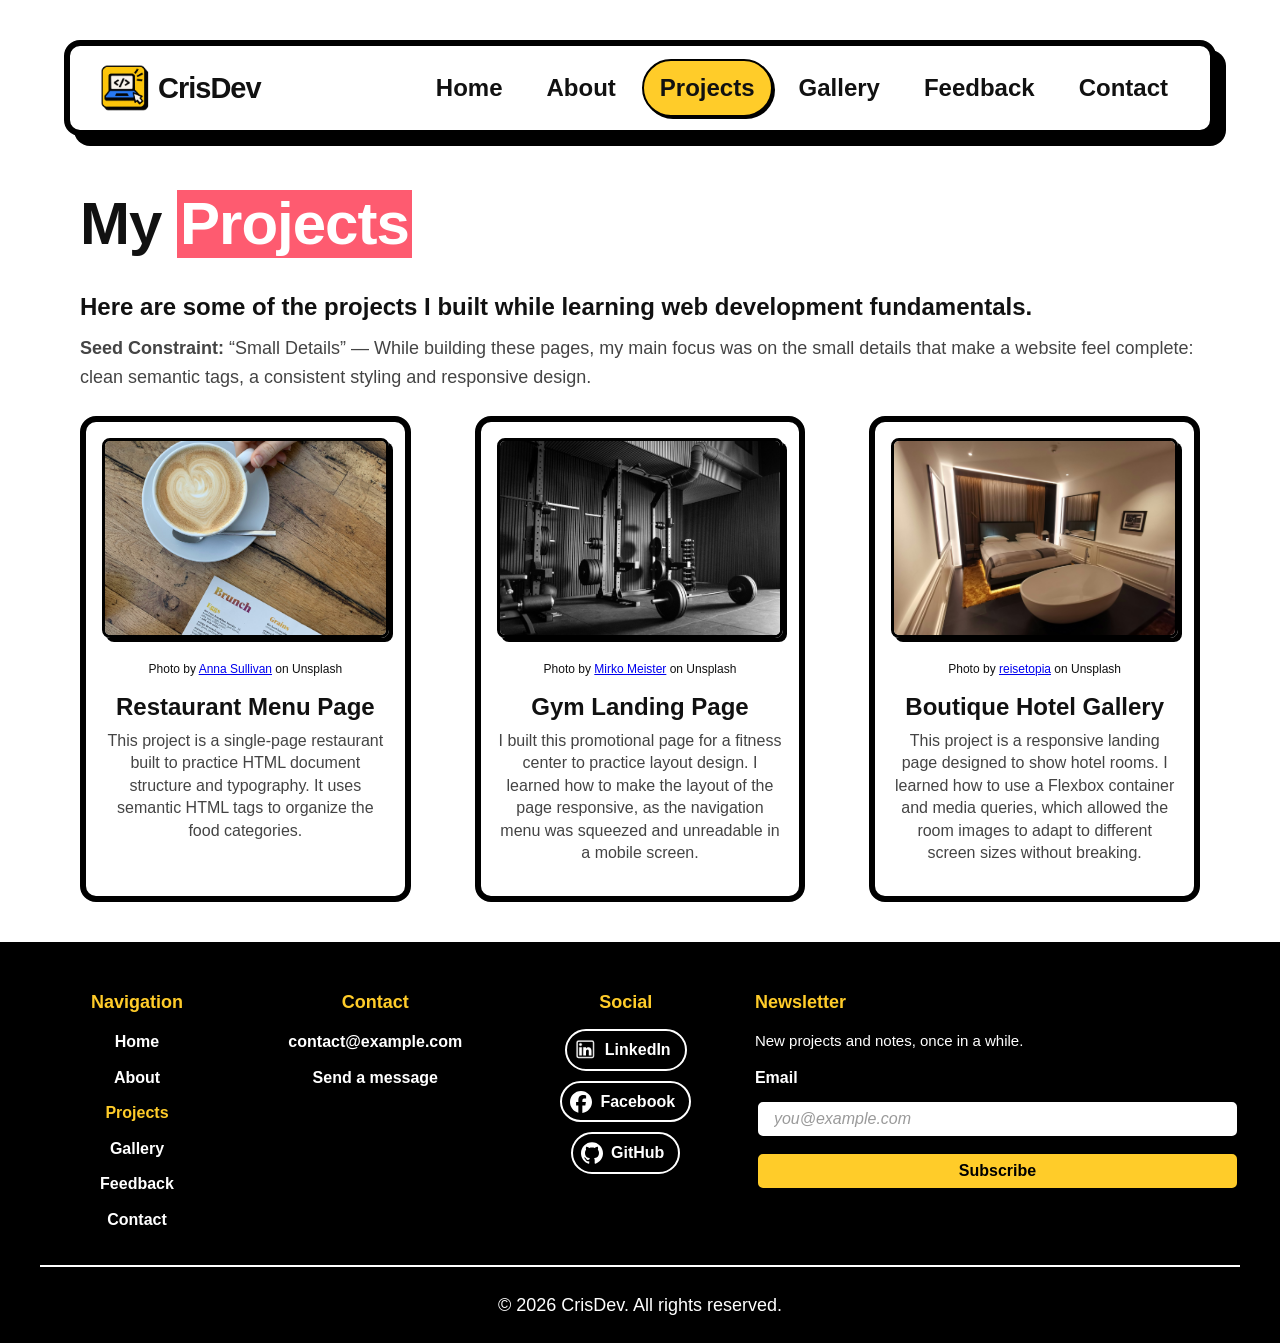
<file: projects.html>
<!DOCTYPE html>
<html lang="en">
<head>
    <meta charset="UTF-8">
    <meta name="viewport" content="width=device-width, initial-scale=1.0">
    <title>CrisDev - Projects</title>
    <link rel="icon" href="images/logo_img.png" type="image/png">
    <link rel="stylesheet" href="styles.css">
</head>
<body>

 <!-- Header Section -->
    <header class="site-header bold-box">
        <a href="index.html" class="logo">
            <img src="images/logo_img.png" alt="CrisDev">
            <span class="logo-text">CrisDev</span>
        </a>
        <button type="button" class="menu-toggle" id="menu-toggle" aria-expanded="false" aria-controls="main-nav" aria-label="Open menu">
            <span class="menu-toggle-bar" aria-hidden="true"></span>
            <span class="menu-toggle-bar" aria-hidden="true"></span>
            <span class="menu-toggle-bar" aria-hidden="true"></span>
        </button>
        <nav class="main-nav" id="main-nav" aria-label="Main navigation">
            <a href="index.html">Home</a>
            <a href="about.html">About</a>
            <a href="projects.html" class="active" aria-current="page">Projects</a>
            <a href="gallery.html">Gallery</a>
            <a href="feedback.html">Feedback</a>
            <a href="contact.html">Contact</a>
        </nav>
    </header>

    <!-- Main Content Area -->
    <main class="container">

        <!-- Projects Section -->
        <section class="projects-section">
            <h2>My <span class="highlight highlight-pink">Projects</span></h2>
            <h5>Here are some of the projects I built while learning web development fundamentals.</h5>
            <p><strong>Seed Constraint:</strong> “Small Details” — While building these pages, my main focus was on the small details that make a website feel complete: clean semantic tags, a consistent styling and responsive design.</p>

            <div class="grid-3x3">
                <!-- Project 1: Restaurant Menu -->
                <article id="project-1" class="card project-card">
                    <figure class="project-img">
                        <img src="images/restaurant-unsplash.jpg" alt="A cup of coffee and a menu on a wooden table">
                        <figcaption class="photo-caption">Photo by <a href="https://unsplash.com/@aesullivan2010" target="_blank" rel="noopener noreferrer">Anna Sullivan</a> on Unsplash</figcaption>
                    </figure>
                    <div class="project-card-text">
                        <h5>Restaurant Menu Page</h5>
                        <p>This project is a single-page restaurant built to practice HTML document structure and typography. It uses semantic HTML tags to organize the food categories.</p>
                    </div>
                </article>

                <!-- Project 2: Gym Landing Page -->
                <article id="project-2" class="card project-card">
                    <figure class="project-img">
                        <img src="images/gym-unsplash.jpg" alt="Dumbbells and fitness equipment in a modern gym">
                        <figcaption class="photo-caption">Photo by <a href="https://unsplash.com/@stillsbymirko" target="_blank" rel="noopener noreferrer">Mirko Meister</a> on Unsplash</figcaption>
                    </figure>
                    <div class="project-card-text">
                        <h5>Gym Landing Page</h5>
                        <p>I built this promotional page for a fitness center to practice layout design. I learned how to make the layout of the page responsive, as the navigation menu was squeezed and unreadable in a mobile screen.</p>
                    </div>
                </article>

                <!-- Project 3: Boutique Hotel Gallery -->
                <article id="project-3" class="card project-card">
                    <figure class="project-img">
                        <img src="images/hotel-unsplash.jpg" alt="A bright, modern boutique hotel bedroom with a bathtub">
                        <figcaption class="photo-caption">Photo by <a href="https://unsplash.com/@reisetopia" target="_blank" rel="noopener noreferrer">reisetopia</a> on Unsplash</figcaption>
                    </figure>
                    <div class="project-card-text">
                        <h5>Boutique Hotel Gallery</h5>
                        <p>This project is a responsive landing page designed to show hotel rooms. I learned how to use a Flexbox container and media queries, which allowed the room images to adapt to different screen sizes without breaking.</p>
                    </div>
                </article>
            </div>
        </section>
    </main>

    <!-- Footer -->
    <footer>
        <div class="footer-inner">
            <nav class="footer-nav" aria-label="Footer">
                <p class="newsletter-heading">Navigation</p>
                <ul>
                    <li><a href="index.html">Home</a></li>
                    <li><a href="about.html">About</a></li>
                    <li><a href="projects.html" class="active" aria-current="page">Projects</a></li>
                    <li><a href="gallery.html">Gallery</a></li>
                    <li><a href="feedback.html">Feedback</a></li>
                    <li><a href="contact.html">Contact</a></li>
                </ul>
            </nav>
            <div class="footer-contact">
                <p class="newsletter-heading">Contact</p>
                <ul>
                    <li><a href="mailto:contact@example.com">contact@example.com</a></li>
                    <li><a href="contact.html">Send a message</a></li>
                </ul>
            </div>
            <div class="footer-social">
                <p class="newsletter-heading">Social</p>
                <ul class="social-links">
                    <li>
                        <a href="https://www.linkedin.com" target="_blank" rel="noopener noreferrer">
                            <img src="images/linkedin.png" alt="LinkedIn logo">
                            LinkedIn
                        </a>
                    </li>
                    <li>
                        <a href="https://www.facebook.com" target="_blank" rel="noopener noreferrer">
                            <img src="images/facebook.svg" alt="Facebook logo">
                            Facebook
                        </a>
                    </li>
                    <li>
                        <a href="https://github.com/crismosdev" target="_blank" rel="noopener noreferrer">
                            <img src="images/github.svg" alt="Github logo">
                            GitHub
                        </a>
                    </li>
                </ul>
            </div>
            <div class="footer-newsletter">
                <p class="newsletter-heading">Newsletter</p>
                <form class="newsletter-form" action="#" method="post">
                    <p class="newsletter-lead">New projects and notes, once in a while.</p>
                    <div class="form-group">
                        <label for="newsletter-email">Email</label>
                        <input type="email" id="newsletter-email" name="email" placeholder="you@example.com" required autocomplete="email">
                    </div>
                    <button type="submit" class="btn">Subscribe</button>
                </form>
            </div>
        </div>
        <p class="footer-copyright">&copy; 2026 CrisDev. All rights reserved.</p>
    </footer>
    <script src="js/nav.js"></script>
</body>
</html>
</file>
<file: styles.css>
/* 1. Root Variables */
:root {
    /* Main Palette */
    --bg-color: #ffffff;
    --text-color: #111111;
    --light-text: #444444;

    /* Comic colours */
    --pink-highlight: #fe5b70;
    --blue-highlight: #3b82f6;
    --yellow-card: #ffcc29;
    --card-background: #ffffff;
    --error-red: #c41230;
    --valid-green: #1a7a32;
    --focus-blue: #1606f3;

    /* Typography */
    --font-main: 'Segoe UI', Tahoma, Geneva, Verdana, sans-serif;

    /* Borders & Shadows */
    --border-thick: 6px solid #000000;
    --bold-shadow: 10px 10px 0px #000000;
    --bold-shadow-small: 4px 4px 0px #000000;
}

/* 2. Global & Reset Styles */
* {
    box-sizing: border-box;
    margin: 0;
    padding: 0;
}

/* Thick border effect*/
.bold-box {
    border: var(--border-thick);
    box-shadow: var(--bold-shadow);
}

body {
    font-family: var(--font-main);
    background-color: var(--bg-color);
    color: var(--text-color);
    line-height: 1.6;
    display: flex;
    flex-direction: column;
    min-height: 100vh;
}

/*  3. Header & Navigation (Floating Pill Style) */
.site-header {
    background-color: var(--bg-color);
    color: var(--text-color);
    display: flex;
    justify-content: space-between;
    align-items: center;
    padding: 12px 24px;
    border-radius: 16px;
    max-width: 1200px;
    margin: 40px auto 16px auto;
    width: 90%;
}

.logo {
    display: flex;
    align-items: center;
    gap: 4px;
    text-decoration: none;
    color: var(--text-color);
}

.logo img {
    width: 60px;
    height: 60px;
    object-fit: contain;
    display: block;
}

.logo-text {
    font-size: 29px;
    font-weight: 900;
    letter-spacing: -1px;
}

.main-nav {
    display: flex;
    gap: 8px;
}

.main-nav a {
    color: var(--text-color);
    text-decoration: none;
    font-weight: 700;
    padding: 8px 16px;
    border-radius: 30px;
    border: 2px solid transparent;
    transition: all 0.2s ease;
    font-size: 24px;
}

.main-nav a:hover,
.main-nav a:focus,
.main-nav a:focus-visible,
.main-nav a.active,
.main-nav a[aria-current="page"] {
    background-color: var(--yellow-card);
    border: 2px solid #000000;
    box-shadow: 2px 2px 0px #000000;
}

.main-nav a:focus,
.main-nav a:focus-visible {
    outline: 3px solid var(--focus-blue);
    outline-offset: 2px;
}
/* Hidden on desktop. Buger button becomes visible at 1150px. */
.menu-toggle {

    display: none;
    position: relative;
    width: 48px;
    height: 48px;
    padding: 0;
    background-color: #ffffff;
    border: 3px solid #000000;
    border-radius: 8px;
    box-shadow: var(--bold-shadow-small);
    cursor: pointer;
}

.menu-toggle:hover,
.site-header.is-open .menu-toggle {
    background-color: var(--yellow-card);
}

.menu-toggle:focus,
.menu-toggle:focus-visible {
    outline: 3px solid var(--focus-blue);
    outline-offset: 2px;
}

.menu-toggle-bar {
    position: absolute;
    left: 10px;
    right: 10px;
    height: 3px;
    background-color: #000000;
    border-radius: 2px;
    transition: transform 0.2s ease, top 0.2s ease, opacity 0.2s ease;
}

.menu-toggle-bar:nth-child(1) {
    top: 14px;
}

.menu-toggle-bar:nth-child(2) {
    top: 22px;
}

.menu-toggle-bar:nth-child(3) {
    top: 30px;
}

.site-header.is-open .menu-toggle-bar:nth-child(1) {
    top: 22px;
    transform: rotate(45deg);
}

.site-header.is-open .menu-toggle-bar:nth-child(2) {
    opacity: 0;
}

.site-header.is-open .menu-toggle-bar:nth-child(3) {
    top: 22px;
    transform: rotate(-45deg);
}

/* 4. Main Layout & Typography */
.container {
    max-width: 1200px;
    margin: 0 auto;
    padding: 24px 16px 40px 16px;
    width: 90%;
}

.container.index {
    gap: 40px;
}

.hero {
    display: flex;
    justify-content: space-between;
    align-items: center;
    gap: 40px;
    margin-bottom: 40px;
}

.hero-text {
    display: flex;
    flex-direction: column;
    justify-content: center;
    align-items: flex-start ;
    width: 900px;
    line-height: 1.4;
}
.hero-subtitle {
    display: flex;
    flex-direction: column;
    justify-content: center;
    align-items: center;
    width: 100%;
    margin-top: 40px;
    margin-bottom: 40px;
}

.highlight {
    display: inline;
    padding: 0 3px 1px;
    -webkit-box-decoration-break: clone;
    box-decoration-break: clone;
}

.highlight-pink {
    background-color: var(--pink-highlight);
    color: #ffffff;
}

.highlight-blue {
    background-color: var(--blue-highlight);
    color: #ffffff;
}
.highlight-yellow {
    background-color: var(--yellow-card);
    color: var(--text-color);
}

h1 {
    font-size:76px;
    font-weight: 900;
    margin-bottom: 16px;
}

h2 {
    font-size: 60px;
    font-weight: 900;
    margin-bottom: 16px;
    letter-spacing: -1px;
}

h3 {
    font-size: 56px;
    font-weight: 700;
    margin-bottom: 8px;
}

h4 {
    font-size: 40px;
    font-weight: 600;
    margin-bottom: 8px;
}

h5 {
    font-size: 24px;
    font-weight: 600;
    margin-bottom: 8px;
}

h6 {
    font-size: 18px;
    font-weight: 600;
    margin-bottom: 8px;
}

p {
    margin-bottom: 16px;
    color: var(--light-text);
    font-size: 18px;
}

/* About page */
.about-intro {
    display: flex;
    justify-content: space-between;
    align-items: center;
    gap: 40px;
    margin-bottom: 48px;
}

.about-intro-text {
    flex: 1;
}

.about-photo {
    height: auto;
    max-width: 420px;
    border-radius: 28px;
}

.about-photo-logo {
    display: block;
    width: 100%;
    height: auto;
    object-fit: contain;
}

/* Skills story and experience timeline */
.skills-story,
.experience-timeline {
    margin-bottom: 48px;
}

/* Skills story */
.skills-controls {
    display: flex;
    flex-wrap: wrap;
    align-items: center;
    gap: 16px;
    margin: 24px 0;
}

/* Stays visually pressed so the current filter is obvious without relying on hover. */
.skills-controls .btn.active,
.skills-controls .btn[aria-pressed="true"] {
    background-color: #000000;
    color: #ffffff;
    transform: translate(4px, 4px);
    box-shadow: 0px 0px 0px #000000;
}

/* Skills sort */
.skills-sort {
    display: flex;
    align-items: center;
    gap: 8px;
}

.skills-sort label {
    font-weight: 800;
    font-size: 16px;
}

.skills-sort select {
    padding: 8px 16px;
    border: 3px solid #000000;
    border-radius: 8px;
    font-size: 16px;
    font-weight: 800;
    font-family: inherit;
    background-color: #ffffff;
    box-shadow: var(--bold-shadow-small);
    cursor: pointer;
}

.skills-sort select:hover {
    background-color: var(--yellow-card);
}

.skills-sort select:focus {
    outline: 3px solid var(--focus-blue);
    outline-offset: 2px;
}

/* Skills grid */
.skill-heading {
    display: flex;
    flex-direction: column;
    align-items: flex-start;
    gap: 8px;
}

.skill-card h4 {
    font-size: 32px;
    margin-bottom: 0;
}

.skill-card p {
    font-size: 16px;
    line-height: 1.5;
    margin-bottom: 0;
}

.skill-category-badge {
    display: inline-block;
    align-self: flex-end;
    background-color: var(--yellow-card);
    border: 2px solid #000000;
    border-radius: 30px;
    padding: 4px 14px;
    font-size: 14px;
    font-weight: 800;
    color: var(--text-color);
}

.skill-meta {
    display: flex;
    align-items: center;
    gap: 10px;
    flex-wrap: wrap;
    padding-bottom: 12px;
    border-bottom: 2px solid #000000;
}

.skill-meta-separator {
    font-size: 16px;
    font-weight: 800;
    color: var(--text-color);
    line-height: 1;
}

.skill-experience {
    font-size: 14px;
    font-weight: 700;
    color: var(--light-text);
}

.skill-card a,
.timeline-card a {
    color: inherit;
    font-weight: 800;
    text-decoration: underline;
    text-decoration-thickness: 3px;
    text-underline-offset: 3px;
    text-decoration-color: var(--pink-highlight);
}

.skill-stars {
    display: inline-flex;
    gap: 2px;
}

.star {
    font-size: 28px;
    line-height: 1;
    -webkit-text-stroke: 1px #000000;
}

.star.filled {
    color: var(--yellow-card);
}

.star.empty {
    color: #ffffff;
}

/* Experience timeline */
.timeline {
    list-style: none;
    border-left: var(--border-thick);
    margin-top: 24px;
    padding-left: 32px;
}

.timeline-item {
    position: relative;
    margin-bottom: 32px;
}

.timeline-item:last-child {
    margin-bottom: 0;
}

.timeline-year {
    display: inline-block;
    background-color: var(--yellow-card);
    border: 2px solid #000000;
    border-radius: 30px;
    padding: 4px 16px;
    font-weight: 800;
    color: var(--text-color);
    margin-bottom: 12px;
}

.timeline-card h4 {
    font-size: 36px;
    margin-bottom: 12px;
}

.timeline-card p:last-child {
    margin-bottom: 0;
}

/* 5. Cards */
.card {
    background-color: var(--card-background);
    border: var(--border-thick);
    border-radius: 16px;
    padding: 16px;
    display: flex;
    flex-direction: column;
    justify-content: space-between;
    transition: transform 0.2s ease;
    cursor: pointer;
}

.card.skill-card {
    justify-content: flex-start;
    gap: 16px;
    padding: 32px;
    box-shadow: var(--bold-shadow-small);
}

.grid-3x3 {
    display: grid;
    grid-template-columns: repeat(3, 1fr);
    gap: 64px;
    margin-top: 24px;
}

.gallery-card,
.project-card {
    min-height: 380px;
    justify-content: flex-start;
}

.gallery-card a {
    text-decoration: none;
    color: inherit;
    display: block;
}

.gallery-card h5 a:hover,
.gallery-card h5 a:focus,
.gallery-card h5 a:focus-visible {
    text-decoration: underline;
    text-decoration-thickness: 3px;
    text-underline-offset: 3px;
    text-decoration-color: var(--pink-highlight);
}

.gallery-card a:focus,
.gallery-card a:focus-visible {
    outline: 3px solid var(--focus-blue);
    outline-offset: 2px;
    border-radius: 8px;
}

.gallery-card-text,
.project-card-text {
    display: flex;
    flex-direction: column;
    gap: 8px;
    flex: 1 1 auto;
    justify-content: flex-start;
}

.gallery-card h5,
.project-card h5 {
    margin-bottom: 0;
    font-weight: 800;
    color: var(--text-color);
    text-align: center;
    line-height: 1.2;
}

.gallery-card p,
.project-card-text p {
    margin-bottom: 0;
    font-size: 16px;
    line-height: 1.4;
    text-align: center;
}

.project-card-text {
    margin-bottom: 16px;
}

.project-img {
    margin-bottom: 16px;
}

/* lift on hover for cards */
.card:hover {
    transform: translateY(-4px);
    box-shadow: var(--bold-shadow);
}

.gallery-card img,
.project-card img,
.featured-img,
.profile-img {
    width: 100%;
    height: 200px;
    object-fit: cover;
    border-radius: 8px;
    margin-bottom: 16px;
}

.gallery-card img,
.project-card img,
.profile-img {
    border: 3px solid #000000;
    box-shadow: var(--bold-shadow-small);
}

.hero .featured-img {
    height: auto;
    max-width: 420px;
    border-radius: 28px;
}

.photo-caption {
    font-size: 12px;
    line-height: 1.3;
    margin-bottom: 0;
    text-align: center;
}

.project-card .btn {
    margin-top: auto;
}

/* 6. Buttons */
.btn {
    background-color: #ffffff;
    color: #000000;
    padding: 8px 24px;
    border: 3px solid #000000;
    border-radius: 8px;
    cursor: pointer;
    text-decoration: none;
    text-align: center;
    font-weight: 800;
    font-size: 16px;
    display: inline-block;
    box-shadow: var(--bold-shadow-small);
    transition: all 0.1s ease;
}

.btn:hover,
.btn:focus,
.btn:active {
    background-color: #000000;
    color: #ffffff;
}

/* Button click effect */
.btn:active {
    transform: translate(4px, 4px);
    box-shadow: 0px 0px 0px #000000;
}

/* 7. Form */
.contact-form {
    display: flex;
    flex-direction: column;
    gap: 24px;
    max-width: 600px;
    background: var(--yellow-card);
    padding: 40px;
    border: 3px solid #000000;
    border-radius: 16px;
    box-shadow: var(--bold-shadow);
}

.form-group {
    display: flex;
    flex-direction: column;
}

.form-group label {
    margin-bottom: 8px;
    font-weight: 800;
    font-size: 18px;
}

.form-group input,
.form-group textarea,
.form-group select {
    padding: 8px 16px;
    border: 3px solid #000000;
    border-radius: 8px;
    font-size: 16px;
    font-family: inherit;
    background-color: #ffffff;
    transition: all 0.2s ease;
}

/* Focus styles */
.contact-form .form-group input:focus,
.contact-form .form-group textarea:focus,
.contact-form .form-group select:focus {
    outline: 3px solid var(--focus-blue);
}

.contact-form .form-group input.invalid,
.contact-form .form-group textarea.invalid,
.contact-form .form-group select.invalid {
    border-color: var(--error-red);
}

.contact-form .form-group input.valid,
.contact-form .form-group textarea.valid,
.contact-form .form-group select.valid {
    border-color: var(--valid-green);
}

/* Sits on the next line under its field so the message stays with that field. */
.field-error {
    display: none;
    margin: 6px 0 0;
    font-size: 14px;
    font-weight: 700;
    line-height: 1.3;
    color: #7a1020;
}

.form-status {
    position: fixed;
    top: 50%;
    left: 50%;
    z-index: 20;
    transform: translate(-50%, -50%);
    display: flex;
    align-items: center;
    gap: 16px;
    max-width: min(90vw, 520px);
    margin: 0;
    padding: 14px 18px;
    background-color: #ffffff;
    color: #111111;
    border: 3px solid #000000;
    border-radius: 14px;
    box-shadow: 6px 6px 0px #000000;
    font-weight: 800;
}

.form-status[hidden] {
    display: none;
}

.form-status-icon {
    display: inline-flex;
    align-items: center;
    justify-content: center;
    flex-shrink: 0;
    width: 28px;
    height: 28px;
    background-color: #20a766;
    color: #000000;
    border: 2.5px solid #000000;
    border-radius: 50%;
    font-size: 16px;
    font-weight: 900;
    line-height: 1;
}

.form-status-text {
    flex: 1;
    font-size: 18px;
    font-weight: 800;
    color: #111111;
    text-align: left;
}

.form-status-close {
    display: inline-flex;
    align-items: center;
    justify-content: center;
    flex-shrink: 0;
    width: 30px;
    height: 30px;
    padding: 0;
    background-color: var(--yellow-card);
    color: #000000;
    border: 2.5px solid #000000;
    border-radius: 7px;
    font-size: 15px;
    font-weight: 800;
    line-height: 1;
    cursor: pointer;
    transition: transform 0.1s ease, background-color 0.1s ease;
}

.form-status-close:hover,
.form-status-close:focus {
    background-color: #000000;
    color: #ffffff;
}

.form-actions {
    display: flex;
    flex-wrap: wrap;
    justify-content: flex-end;
    gap: 12px;
}

.form-group input::placeholder,
.form-group textarea::placeholder {
    color: #9a9a9a;
    font-style: italic;
}

/* 8. Footer */
footer {
    background-color: #000000;
    color: #ffffff;
    text-align: center;
    padding: 40px 24px 24px;
    margin-top: auto;
    border-top: var(--border-thick);
}

footer p {
    color: #ffffff;
    margin-bottom: 0;
}

.footer-inner {
    display: grid;
    /* Newsletter is the last column and needs the extra width for one line of lead text. */
    grid-template-columns: minmax(110px, 0.8fr) minmax(180px, 1fr) minmax(140px, 0.9fr) minmax(340px, 2fr);
    gap: 24px 20px;
    max-width: 1200px;
    margin: 0 auto 32px;
    justify-items: center;
}

.newsletter-heading {
    font-size: 18px;
    font-weight: 800;
    color: var(--yellow-card);
    margin-bottom: 12px;
}

.footer-nav ul,
.footer-contact ul,
.social-links {
    list-style: none;
    display: flex;
    flex-direction: column;
    align-items: center;
    gap: 10px;
}

.footer-nav a,
.footer-contact a {
    color: #ffffff;
    text-decoration: none;
    font-weight: 700;
}

.footer-nav a:hover,
.footer-nav a:focus,
.footer-contact a:hover,
.footer-contact a:focus,
.footer-nav a.active,
.footer-nav a[aria-current="page"] {
    color: var(--yellow-card);
}

.footer-contact a {
    overflow-wrap: anywhere;
}

.footer-copyright {
    padding-top: 24px;
    border-top: 2px solid #ffffff;
    max-width: 1200px;
    margin: 0 auto;
}

.footer-newsletter {
    width: 100%;
}

.footer-newsletter .newsletter-heading {
    text-align: left;
}

.newsletter-lead {
    font-size: 15px;
    white-space: nowrap;
}

.newsletter-form {
    display: flex;
    flex-direction: column;
    gap: 12px;
    width: 100%;
    text-align: left;
}

.newsletter-form .form-group label {
    color: #ffffff;
    font-size: 16px;
}

.newsletter-form .form-group input {
    width: 100%;
    background-color: #ffffff;
    color: #000000;
}

.newsletter-form .btn {
    background-color: var(--yellow-card);
}

.newsletter-form .btn:hover,
.newsletter-form .btn:focus,
.newsletter-form .btn:active {
    background-color: var(--blue-highlight);
    color: #000000;
}

.social-links a {
    display: flex;
    align-items: center;
    justify-content: center;
    gap: 8px;
    color: #ffffff;
    text-decoration: none;
    font-weight: 700;
    border: 2px solid #ffffff;
    border-radius: 999px;
    padding: 6px 14px 6px 8px;
    transition: all 0.2s ease;
}

.social-links a:hover,
.social-links a:focus {
    background-color: #ffffff;
    color: #000000;
}

.social-links svg,
.social-links img {
    width: 22px;
    height: 22px;
    fill: currentColor;
}

.social-links img {
    filter: invert(1);
}

.social-links a:hover img,
.social-links a:focus img {
    filter: none;
}

/* 9. Responsive Design (Media Queries) */
/* Burger menu at 1150px and below so the 6 links do not crowd the logo. */
@media screen and (max-width: 1150px) {
    .menu-toggle {
        display: block;
        flex-shrink: 0;
        margin-left: auto;
    }

    .logo {
        flex-shrink: 0;
    }

    .site-header {
        flex-wrap: wrap;
        align-items: center;
        gap: 8px;
    }

    .main-nav {
        display: none;
        flex-direction: column;
        width: 100%;
        gap: 8px;
    }

    .site-header.is-open .main-nav {
        display: flex;
    }

    .main-nav a {
        display: flex;
        align-items: center;
        justify-content: center;
        font-size: 18px;
        padding: 12px 16px;
        min-height: 44px;
        text-align: center;
        border: 2px solid #000000;
        border-radius: 12px;
    }
    h1 {
        font-size: 64px;
    }
    h2 {
        font-size: 54px;
    }
    h3 {
        font-size: 40px;
    }
    h4 {
        font-size: 34px;
    }
}

/* Tablet Screen Size (Max width: 1020px) */
@media screen and (max-width: 1020px) {
    h1 {
        font-size: 64px;
    }
    h2 {
        font-size: 56px;
    }
    h3 {
        font-size: 40px;
    }
    h4 {
        font-size: 34px;
    }
    .container {
        padding: 24px;
    }

    .site-header {
        padding: 16px;
    }

    .grid-3x3 {
        grid-template-columns: repeat(2, 1fr);
    }

    .hero {
        flex-direction: column;
        align-items: center;
    }

    .hero-text {
        align-items: center;
        width: 100%;
        text-align: center;
    }

    .hero-break-desktop {
        display: none;
    }

    .hero-image {
        display: flex;
        justify-content: center;
        align-items: center;
        width: 100%;
    }

    .hero-subtitle {
        text-align: center;
    }

    .hero-subtitle .highlight-yellow {
        display: block;
        width: fit-content;
        margin-inline: auto;
    }

    .about-photo {
        display: none;
    }
    .gallery-page-section h2 {
        font-size: 54px;
    }
    .contact-section {
        display: flex;
        flex-direction: column;
        align-items: center;
        margin: 0 auto;
        text-align: center;
    }

    .contact-section .contact-form {
        width: 100%;
        text-align: left;
    }

    .footer-inner {
        grid-template-columns: repeat(auto-fit, minmax(220px, 1fr));
    }

    .newsletter-lead {
        white-space: normal;
    }
}

/* Mobile Screen Size (Max width: 600px) */
@media screen and (max-width: 660px) {
    .container {
        padding: 16px;
        margin: 0 auto;
    }
    .site-header {
        padding: 12px;
    }

    .logo img {
        width: 48px;
        height: 48px;
    }

    .logo-text {
        font-size: 22px;
    }

    .bold-box {
        border: 1px solid #000000;
    }

    h1 {
        font-size: 54px;
    }

    h2,
    .gallery-page-section h2 {
        text-align: center;
        font-size: 48px;
        line-height: 1.2;
    }

    h3 {
        font-size: 36px;
        line-height: 1.2;
    }
    h4 {
        font-size: 30px;
    }
    h5 {
        font-size: 20px;
    }
    h6 {
        font-size: 16px;
    }

    .hero {
        margin-bottom: 16px;
    }

    .hero-subtitle {
        margin-top: 12px;
        margin-bottom: 16px;
    }

    .hero .featured-img {
        max-width: 340px;
    }

    .grid-3x3 {
        grid-template-columns: 1fr;
        gap: 16px;
    }

    .contact-form {
        padding: 16px;
        gap: 16px;
    }

    /* Adjust neo-shadows for mobile so they don't break the layout */
    .card, .contact-form, .site-header {
        box-shadow: none;
        border-radius: 8px;
        border: 3px solid #000000;
    }
}

/* Mobile Screen Size (Max width: 560px) */
@media screen and (max-width: 560px) {
    h1 {
        font-size: 48px;
    }
    h2 {
        font-size: 40px;
    }

    .hero .featured-img {
        max-width: 280px;
    }
}

/* Mobile Screen Size (Max width: 500px) */
@media screen and (max-width: 500px) {
    h1 {
        font-size: 36px;
    }
    h2 {
        font-size: 38px;
    }

    .hero .highlight-blue {
        white-space: nowrap;
    }

    .hero .featured-img {
        max-width: 280px;
    }
}

/* Mobile Screen Size (Max width: 380px) */
@media screen and (max-width: 380px) {
    h1 {
        font-size: 28px;
    }
    h2 {
        font-size: 24px;
    }
    h3 {
        font-size: 20px;
    }
    h4 {
        font-size: 18px;
    }
    h5 {
        font-size: 16px;
    }
    h6 {
        font-size: 14px;
    }

    .hero {
        gap: 8px;
        margin-bottom: 12px;
    }

    .hero .featured-img {
        max-width: 200px;
    }
}

@media (prefers-reduced-motion: reduce) {
    .menu-toggle-bar {
        transition: none;
    }
}
</file>
